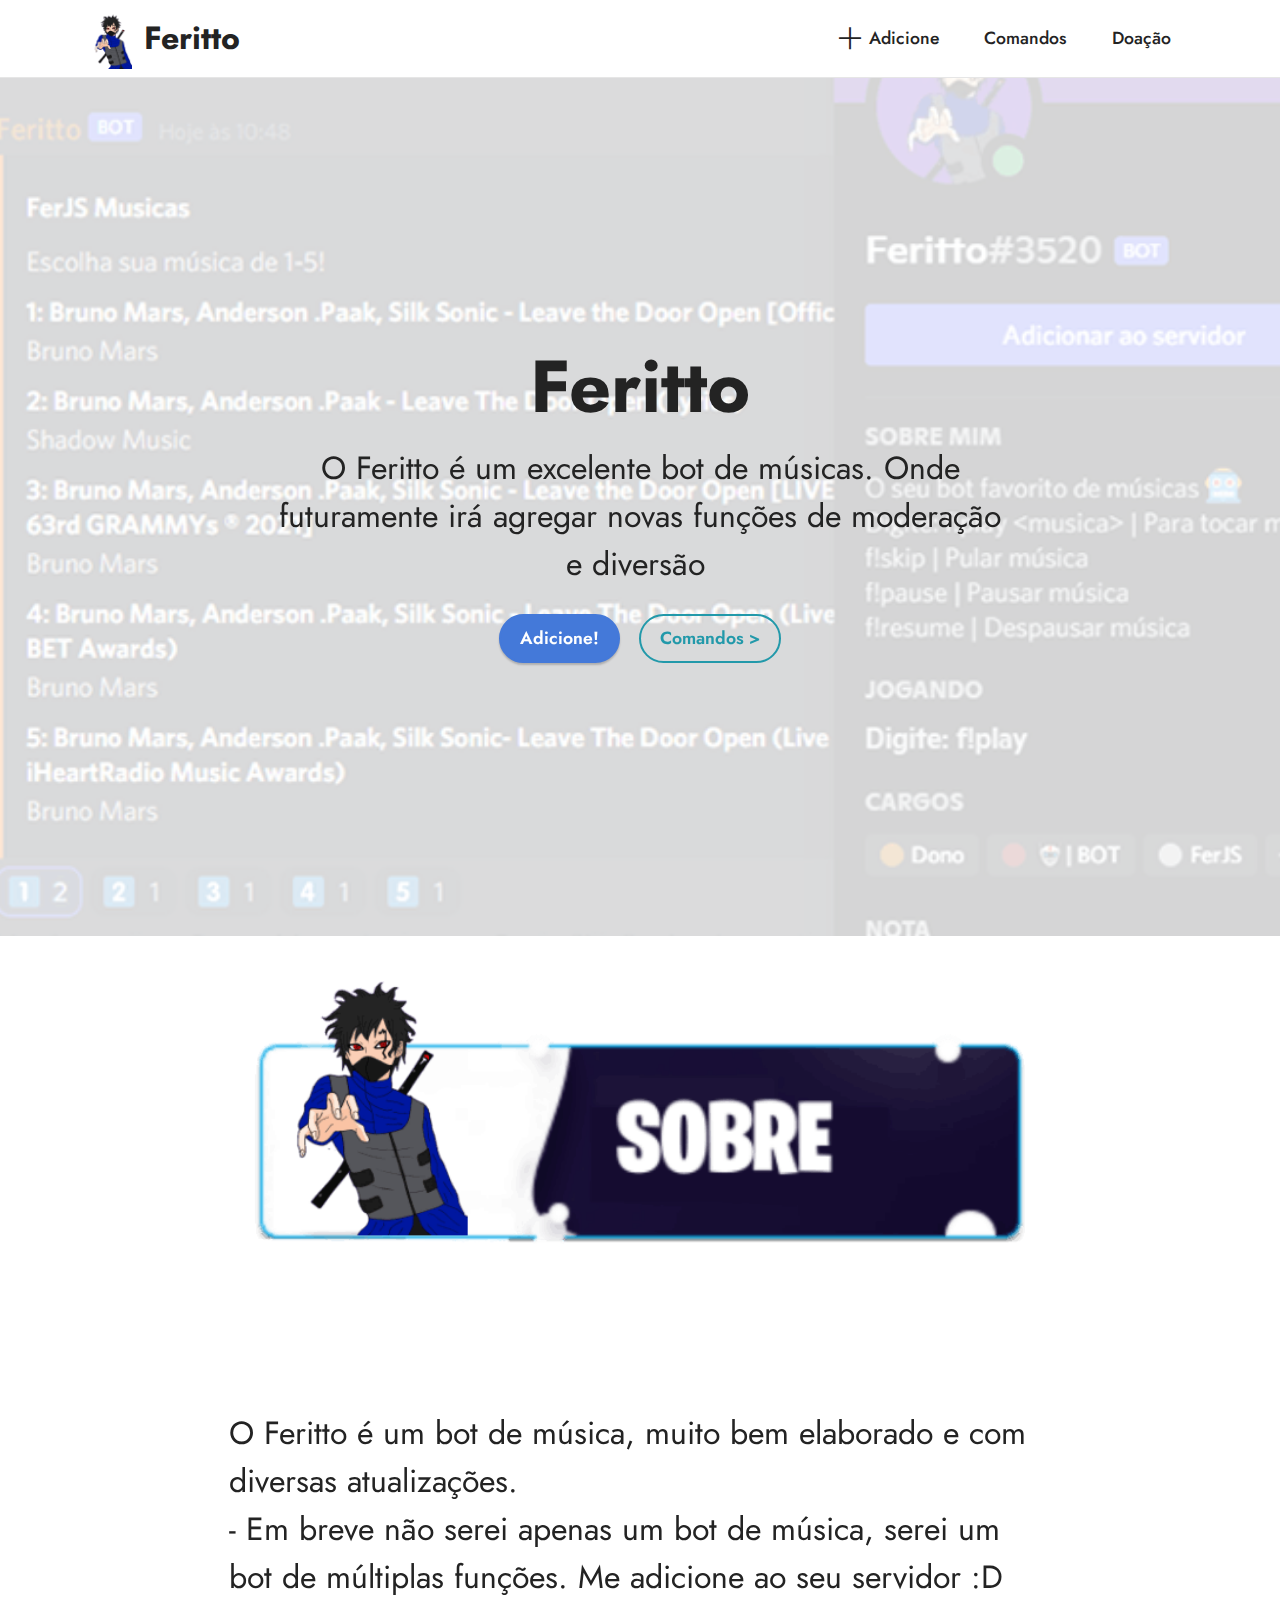
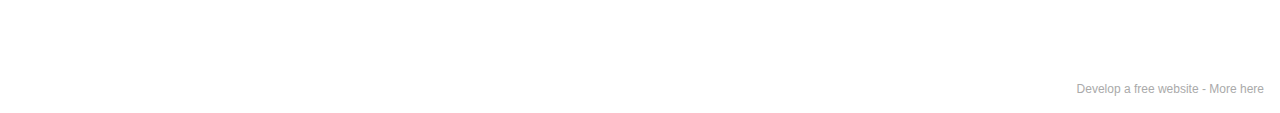
<file: index.html>
<!DOCTYPE html>
<html  >
<head>
  <!-- Site made with Mobirise Website Builder v5.5.8, https://mobirise.com -->
  <meta charset="UTF-8">
  <meta http-equiv="X-UA-Compatible" content="IE=edge">
  <meta name="generator" content="Mobirise v5.5.8, mobirise.com">
  <meta name="viewport" content="width=device-width, initial-scale=1, minimum-scale=1">
  <link rel="shortcut icon" href="assets/images/perfil-96x128.png" type="image/x-icon">
  <meta name="description" content="Bot de músicas para o Discord, com várias funções incríveis.">
  
  
  <title>Um simples bot de música para o Discord • Feritto</title>
  <link rel="stylesheet" href="assets/web/assets/mobirise-icons2/mobirise2.css">
  <link rel="stylesheet" href="assets/bootstrap/css/bootstrap.min.css">
  <link rel="stylesheet" href="assets/bootstrap/css/bootstrap-grid.min.css">
  <link rel="stylesheet" href="assets/bootstrap/css/bootstrap-reboot.min.css">
  <link rel="stylesheet" href="assets/parallax/jarallax.css">
  <link rel="stylesheet" href="assets/dropdown/css/style.css">
  <link rel="stylesheet" href="assets/socicon/css/styles.css">
  <link rel="stylesheet" href="assets/theme/css/style.css">
  <link rel="preload" href="https://fonts.googleapis.com/css?family=Jost:100,200,300,400,500,600,700,800,900,100i,200i,300i,400i,500i,600i,700i,800i,900i&display=swap" as="style" onload="this.onload=null;this.rel='stylesheet'">
  <noscript><link rel="stylesheet" href="https://fonts.googleapis.com/css?family=Jost:100,200,300,400,500,600,700,800,900,100i,200i,300i,400i,500i,600i,700i,800i,900i&display=swap"></noscript>
  <link rel="preload" as="style" href="assets/mobirise/css/mbr-additional.css"><link rel="stylesheet" href="assets/mobirise/css/mbr-additional.css" type="text/css">
  
  
  
  
</head>
<body>
  
  <section data-bs-version="5.1" class="menu cid-s48OLK6784" once="menu" id="menu1-h">
    
    <nav class="navbar navbar-dropdown navbar-fixed-top navbar-expand-lg">
        <div class="container">
            <div class="navbar-brand">
                <span class="navbar-logo">
                    <a href="index.html">
                        <img src="assets/images/perfil-96x128.png" alt="Mobirise" style="height: 3.8rem;">
                    </a>
                </span>
                <span class="navbar-caption-wrap"><a class="navbar-caption text-black text-primary display-7" href="index.html">Feritto</a></span>
            </div>
            <button class="navbar-toggler" type="button" data-toggle="collapse" data-bs-toggle="collapse" data-target="#navbarSupportedContent" data-bs-target="#navbarSupportedContent" aria-controls="navbarNavAltMarkup" aria-expanded="false" aria-label="Toggle navigation">
                <div class="hamburger">
                    <span></span>
                    <span></span>
                    <span></span>
                    <span></span>
                </div>
            </button>
            <div class="collapse navbar-collapse" id="navbarSupportedContent">
                <ul class="navbar-nav nav-dropdown nav-right" data-app-modern-menu="true"><li class="nav-item"><a class="nav-link link text-black text-primary display-4" href="https://discord.com/api/oauth2/authorize?client_id=926950087807082536&permissions=8&scope=bot%20applications.commands"><span class="mobi-mbri mobi-mbri-plus mbr-iconfont mbr-iconfont-btn"></span>Adicione</a></li><li class="nav-item"><a class="nav-link link text-black text-primary display-4" href="page1.html">Comandos</a></li>
                    <li class="nav-item"><a class="nav-link link text-black text-primary display-4" href="https://www.paypal.com/donate?business=LTQ2V9QB9TKB2&no_recurring=0&item_name=As+hospedagens+s%C3%A3o+muito+caras+%3F%3F%2C+Ajude+o+Feritto+se+manter+online%21&currency_code=BRL" target="_blank">Doação</a></li></ul>
                
                
            </div>
        </div>
    </nav>

</section>

<section data-bs-version="5.1" class="header1 cid-s48MCQYojq mbr-fullscreen mbr-parallax-background" id="header1-f">

    

    <div class="mbr-overlay" style="opacity: 0.8; background-color: rgb(255, 255, 255);"></div>

    <div class="align-center container">
        <div class="row justify-content-center">
            <div class="col-12 col-lg-8">
                <h1 class="mbr-section-title mbr-fonts-style mb-3 display-1"><strong>Feritto</strong></h1>
                
                <p class="mbr-text mbr-fonts-style display-7">O Feritto é um excelente bot de músicas. Onde futuramente irá agregar novas funções de moderação e diversão&nbsp;</p>
                <div class="mbr-section-btn mt-3"><a class="btn btn-danger display-4" href="https://discord.com/api/oauth2/authorize?client_id=926950087807082536&permissions=8&scope=bot%20applications.commands">Adicione!</a> <a class="btn btn-success-outline display-4" href="page1.html">Comandos &gt;</a></div>
            </div>
        </div>
    </div>
</section>

<section data-bs-version="5.1" class="image3 cid-s48upRUlSD" id="image3-9">
    

    

    <div class="container">
        <div class="row justify-content-center">
            <div class="col-12 col-lg-9">
                <div class="image-wrapper">
                    <img src="assets/images/1613230545514-700x300.png" alt="Mobirise">
                    <p class="mbr-description mbr-fonts-style mt-2 align-center display-4"></p>
                </div>
            </div>
        </div>
    </div>
</section>

<section data-bs-version="5.1" class="content1 cid-s48udlf8KU" id="content1-8">
    
    <div class="container">
        <div class="row justify-content-center">
            <div class="title col-12 col-md-9">
                
                <h4 class="mbr-section-subtitle align-center mbr-fonts-style mb-4 display-7">O Feritto é um bot de música, muito bem elaborado e com diversas atualizações. <br>- Em breve não serei apenas um bot de música, serei um bot de múltiplas funções. Me adicione ao seu servidor :D</h4>
                
            </div>
        </div>
    </div>
</section><section style="background-color: #fff; font-family: -apple-system, BlinkMacSystemFont, 'Segoe UI', 'Roboto', 'Helvetica Neue', Arial, sans-serif; color:#aaa; font-size:12px; padding: 0; align-items: center; display: flex;"><a href="https://mobirise.site/q" style="flex: 1 1; height: 3rem; padding-left: 1rem;"></a><p style="flex: 0 0 auto; margin:0; padding-right:1rem;">Develop a free website - <a href="https://mobirise.site/w" style="color:#aaa;">More here</a></p></section><script src="assets/bootstrap/js/bootstrap.bundle.min.js"></script>  <script src="assets/parallax/jarallax.js"></script>  <script src="assets/smoothscroll/smooth-scroll.js"></script>  <script src="assets/ytplayer/index.js"></script>  <script src="assets/dropdown/js/navbar-dropdown.js"></script>  <script src="assets/theme/js/script.js"></script>  
  
  
</body>
</html>
</file>
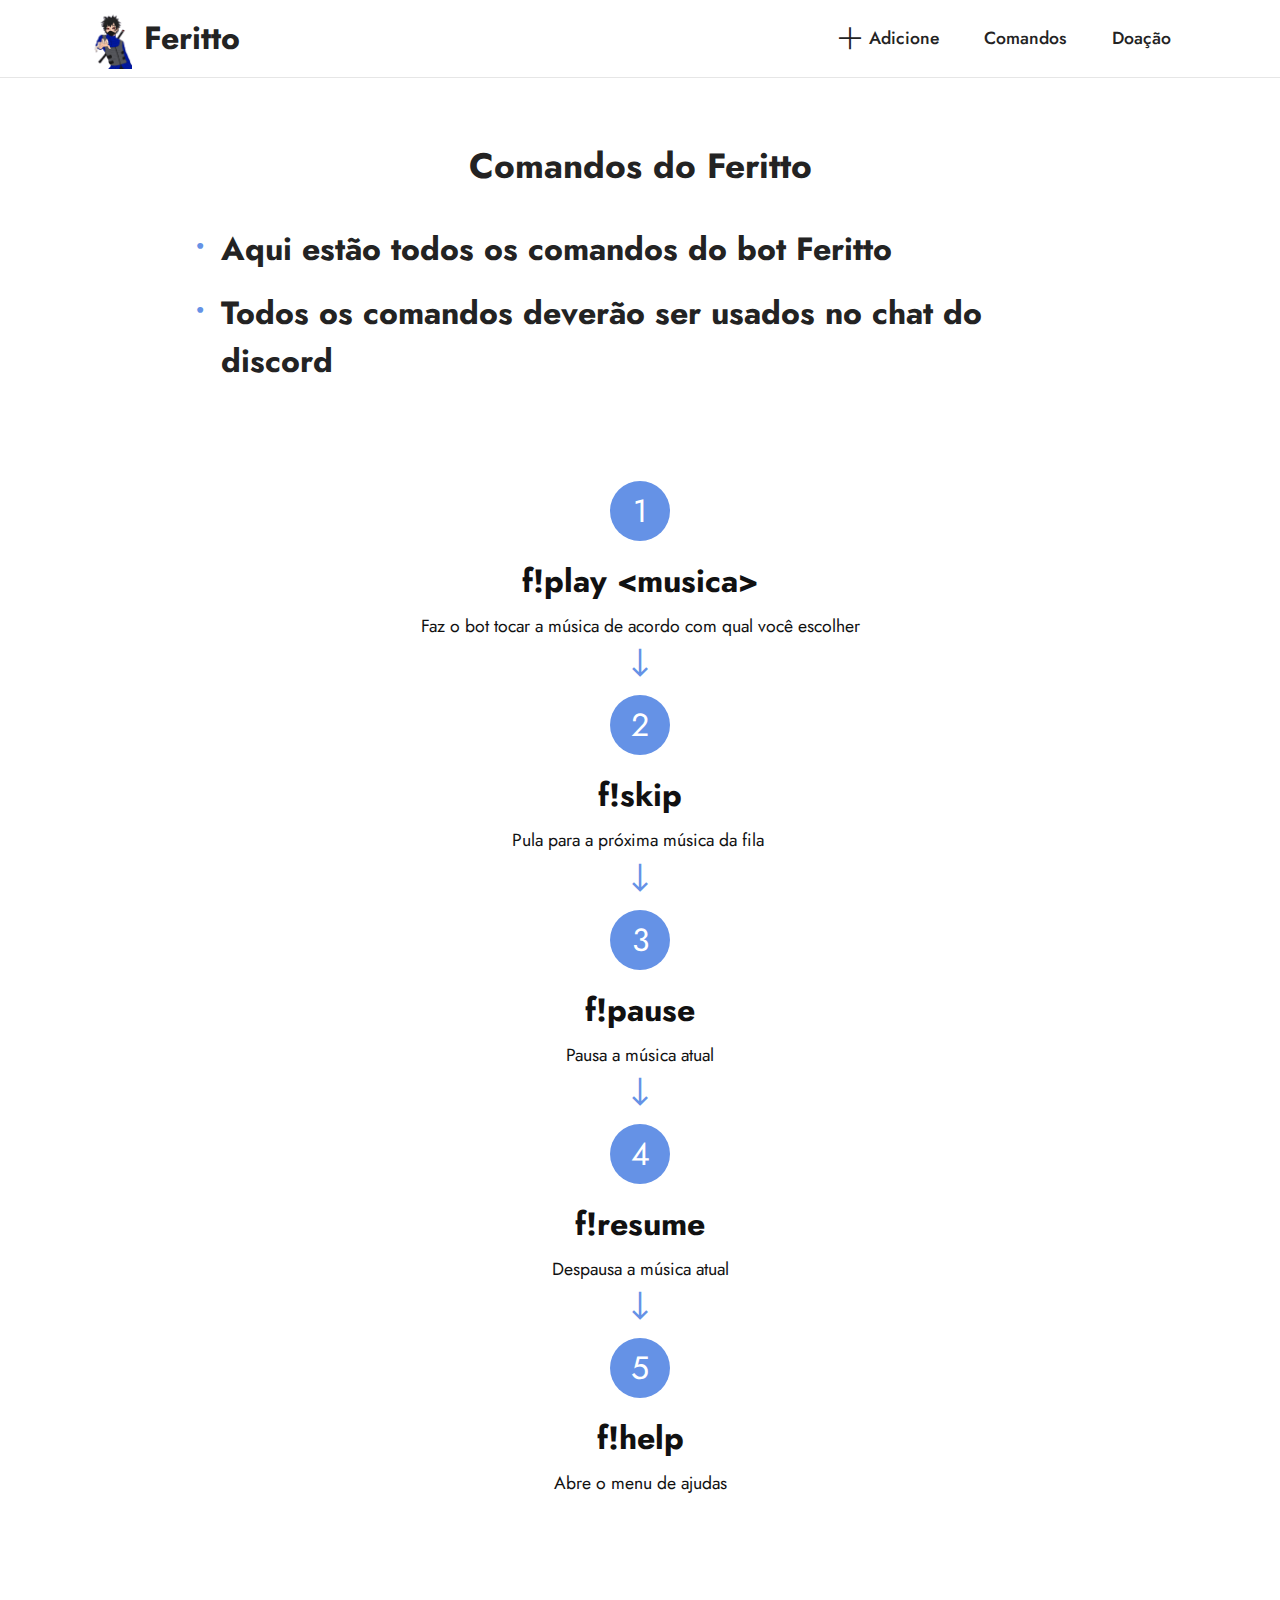
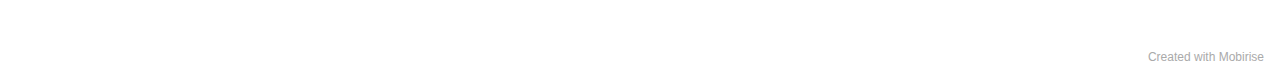
<file: page1.html>
<!DOCTYPE html>
<html  >
<head>
  <!-- Site made with Mobirise Website Builder v5.5.8, https://mobirise.com -->
  <meta charset="UTF-8">
  <meta http-equiv="X-UA-Compatible" content="IE=edge">
  <meta name="generator" content="Mobirise v5.5.8, mobirise.com">
  <meta name="viewport" content="width=device-width, initial-scale=1, minimum-scale=1">
  <link rel="shortcut icon" href="assets/images/perfil-96x128.png" type="image/x-icon">
  <meta name="description" content="">
  
  
  <title>Comandos • Feritto</title>
  <link rel="stylesheet" href="assets/web/assets/mobirise-icons2/mobirise2.css">
  <link rel="stylesheet" href="assets/bootstrap/css/bootstrap.min.css">
  <link rel="stylesheet" href="assets/bootstrap/css/bootstrap-grid.min.css">
  <link rel="stylesheet" href="assets/bootstrap/css/bootstrap-reboot.min.css">
  <link rel="stylesheet" href="assets/dropdown/css/style.css">
  <link rel="stylesheet" href="assets/socicon/css/styles.css">
  <link rel="stylesheet" href="assets/theme/css/style.css">
  <link rel="preload" href="https://fonts.googleapis.com/css?family=Jost:100,200,300,400,500,600,700,800,900,100i,200i,300i,400i,500i,600i,700i,800i,900i&display=swap" as="style" onload="this.onload=null;this.rel='stylesheet'">
  <noscript><link rel="stylesheet" href="https://fonts.googleapis.com/css?family=Jost:100,200,300,400,500,600,700,800,900,100i,200i,300i,400i,500i,600i,700i,800i,900i&display=swap"></noscript>
  <link rel="preload" as="style" href="assets/mobirise/css/mbr-additional.css"><link rel="stylesheet" href="assets/mobirise/css/mbr-additional.css" type="text/css">
  
  
  
  
</head>
<body>
  
  <section data-bs-version="5.1" class="menu cid-s48OLK6784" once="menu" id="menu1-x">
    
    <nav class="navbar navbar-dropdown navbar-fixed-top navbar-expand-lg">
        <div class="container">
            <div class="navbar-brand">
                <span class="navbar-logo">
                    <a href="index.html">
                        <img src="assets/images/perfil-96x128.png" alt="Mobirise" style="height: 3.8rem;">
                    </a>
                </span>
                <span class="navbar-caption-wrap"><a class="navbar-caption text-black text-primary display-7" href="index.html">Feritto</a></span>
            </div>
            <button class="navbar-toggler" type="button" data-toggle="collapse" data-bs-toggle="collapse" data-target="#navbarSupportedContent" data-bs-target="#navbarSupportedContent" aria-controls="navbarNavAltMarkup" aria-expanded="false" aria-label="Toggle navigation">
                <div class="hamburger">
                    <span></span>
                    <span></span>
                    <span></span>
                    <span></span>
                </div>
            </button>
            <div class="collapse navbar-collapse" id="navbarSupportedContent">
                <ul class="navbar-nav nav-dropdown nav-right" data-app-modern-menu="true"><li class="nav-item"><a class="nav-link link text-black text-primary display-4" href="https://discord.com/api/oauth2/authorize?client_id=926950087807082536&permissions=8&scope=bot%20applications.commands"><span class="mobi-mbri mobi-mbri-plus mbr-iconfont mbr-iconfont-btn"></span>Adicione</a></li><li class="nav-item"><a class="nav-link link text-black text-primary display-4" href="page1.html">Comandos</a></li>
                    <li class="nav-item"><a class="nav-link link text-black text-primary display-4" href="https://www.paypal.com/donate?business=LTQ2V9QB9TKB2&no_recurring=0&item_name=As+hospedagens+s%C3%A3o+muito+caras+%3F%3F%2C+Ajude+o+Feritto+se+manter+online%21&currency_code=BRL" target="_blank">Doação</a></li></ul>
                
                
            </div>
        </div>
    </nav>

</section>

<section data-bs-version="5.1" class="content14 cid-sUdLBwAbVM" id="content14-z">
    
    
    
    <div class="container">
        <div class="row justify-content-center">
            <div class="col-md-12 col-lg-10">
                    <h3 class="mbr-section-title mbr-fonts-style mb-4 display-5">
                        <strong>Comandos do Feritto</strong></h3>
                <ul class="list mbr-fonts-style display-7">
                    <li><strong>Aqui estão todos os comandos do bot Feritto</strong></li><li><strong>Todos os comandos deverão ser usados no chat do discord</strong></li>
                </ul>
            </div>
        </div>
    </div>
</section>

<section data-bs-version="5.1" class="features20 cid-sUdLPLLZHe" id="features21-10">

    
    
    <div class="container-fluid">
        <div class="row justify-content-center">
            
            <div class="col-12 col-md-11">
                <div class="item mbr-flex">
                    <div class="icon-wrap w-100">
                        <div class="icon-box">
                            <span class="step-number mbr-fonts-style display-5">1</span>
                        </div>
                    </div>
                    <div class="text-box">
                        <h4 class="icon-title card-title mbr-black mbr-fonts-style display-7">
                            <strong>f!play &lt;musica&gt;</strong></h4>
                        <h5 class="icon-text mbr-black mbr-fonts-style display-4">Faz o bot tocar a música de acordo com qual você escolher</h5>
                    </div>
                </div>
                <div class="item mbr-flex">
                    <div class="icon-wrap w-100">
                        <div class="icon-box">
                            <span class="step-number mbr-fonts-style display-5">2</span>
                        </div>
                    </div>
                    <div class="text-box">
                        <h4 class="icon-title card-title mbr-black mbr-fonts-style display-7">
                            <strong>f!skip</strong></h4>
                        <h5 class="icon-text mbr-black mbr-fonts-style display-4">Pula para a próxima música da fila&nbsp;</h5>
                    </div>
                </div>
                <div class="item mbr-flex">
                    <div class="icon-wrap w-100">
                        <div class="icon-box">
                            <span class="step-number mbr-fonts-style display-5">3</span>
                        </div>
                    </div>
                    <div class="text-box">
                        <h4 class="icon-title card-title mbr-black mbr-fonts-style display-7">
                            <strong>f!pause</strong></h4>
                        <h5 class="icon-text mbr-black mbr-fonts-style display-4">Pausa a música atual</h5>
                    </div>
                </div>
                <div class="item mbr-flex">
                    <div class="icon-wrap w-100">
                        <div class="icon-box">
                            <span class="step-number mbr-fonts-style display-5">4</span>
                        </div>
                    </div>
                    <div class="text-box">
                        <h4 class="icon-title card-title mbr-black mbr-fonts-style display-7">
                            <strong>f!resume</strong></h4>
                        <h5 class="icon-text mbr-black mbr-fonts-style display-4">Despausa a música atual</h5>
                    </div>
                </div>
                <div class="item mbr-flex last">
                    <div class="icon-wrap w-100">
                        <div class="icon-box">
                            <span class="step-number mbr-fonts-style display-5">5</span>
                        </div>
                    </div>
                    <div class="text-box">
                        <h4 class="icon-title card-title mbr-black mbr-fonts-style display-7">
                            <strong>f!help</strong></h4>
                        <h5 class="icon-text mbr-black mbr-fonts-style display-4">Abre o menu de ajudas</h5>
                    </div>
                </div>
                
                
                
                
                
            </div>
        </div>
    </div>
</section><section style="background-color: #fff; font-family: -apple-system, BlinkMacSystemFont, 'Segoe UI', 'Roboto', 'Helvetica Neue', Arial, sans-serif; color:#aaa; font-size:12px; padding: 0; align-items: center; display: flex;"><a href="https://mobirise.site/i" style="flex: 1 1; height: 3rem; padding-left: 1rem;"></a><p style="flex: 0 0 auto; margin:0; padding-right:1rem;">Created with <a href="https://mobirise.site/a" style="color:#aaa;">Mobirise</a></p></section><script src="assets/bootstrap/js/bootstrap.bundle.min.js"></script>  <script src="assets/smoothscroll/smooth-scroll.js"></script>  <script src="assets/ytplayer/index.js"></script>  <script src="assets/dropdown/js/navbar-dropdown.js"></script>  <script src="assets/theme/js/script.js"></script>  
  
  
</body>
</html>
</file>
<file: assets/web/assets/mobirise-icons2/mobirise2.css>
@font-face {
  font-family: 'Moririse2';
  font-display: swap;
  src:  url('mobirise2.eot?f2bix4');
  src:  url('mobirise2.eot?f2bix4#iefix') format('embedded-opentype'),
    url('mobirise2.ttf?f2bix4') format('truetype'),
    url('mobirise2.woff?f2bix4') format('woff'),
    url('mobirise2.svg?f2bix4#mobirise2') format('svg');
  font-weight: normal;
  font-style: normal;
}

[class^="mobi-"], [class*=" mobi-"] {
  /* use !important to prevent issues with browser extensions that change fonts */
  font-family: 'Moririse2' !important;
  speak: none;
  font-style: normal;
  font-weight: normal;
  font-variant: normal;
  text-transform: none;
  line-height: 1;

  /* Better Font Rendering =========== */
  -webkit-font-smoothing: antialiased;
  -moz-osx-font-smoothing: grayscale;
}

.mobi-mbri-add-submenu:before {
  content: "\e900";
}
.mobi-mbri-alert:before {
  content: "\e901";
}
.mobi-mbri-align-center:before {
  content: "\e902";
}
.mobi-mbri-align-justify:before {
  content: "\e903";
}
.mobi-mbri-align-left:before {
  content: "\e904";
}
.mobi-mbri-align-right:before {
  content: "\e905";
}
.mobi-mbri-android:before {
  content: "\e906";
}
.mobi-mbri-apple:before {
  content: "\e907";
}
.mobi-mbri-arrow-down:before {
  content: "\e908";
}
.mobi-mbri-arrow-next:before {
  content: "\e909";
}
.mobi-mbri-arrow-prev:before {
  content: "\e90a";
}
.mobi-mbri-arrow-up:before {
  content: "\e90b";
}
.mobi-mbri-bold:before {
  content: "\e90c";
}
.mobi-mbri-bookmark:before {
  content: "\e90d";
}
.mobi-mbri-bootstrap:before {
  content: "\e90e";
}
.mobi-mbri-briefcase:before {
  content: "\e90f";
}
.mobi-mbri-browse:before {
  content: "\e910";
}
.mobi-mbri-bulleted-list:before {
  content: "\e911";
}
.mobi-mbri-calendar:before {
  content: "\e912";
}
.mobi-mbri-camera:before {
  content: "\e913";
}
.mobi-mbri-cart-add:before {
  content: "\e914";
}
.mobi-mbri-cart-full:before {
  content: "\e915";
}
.mobi-mbri-cash:before {
  content: "\e916";
}
.mobi-mbri-change-style:before {
  content: "\e917";
}
.mobi-mbri-chat:before {
  content: "\e918";
}
.mobi-mbri-clock:before {
  content: "\e919";
}
.mobi-mbri-close:before {
  content: "\e91a";
}
.mobi-mbri-cloud:before {
  content: "\e91b";
}
.mobi-mbri-code:before {
  content: "\e91c";
}
.mobi-mbri-contact-form:before {
  content: "\e91d";
}
.mobi-mbri-credit-card:before {
  content: "\e91e";
}
.mobi-mbri-cursor-click:before {
  content: "\e91f";
}
.mobi-mbri-cust-feedback:before {
  content: "\e920";
}
.mobi-mbri-database:before {
  content: "\e921";
}
.mobi-mbri-delivery:before {
  content: "\e922";
}
.mobi-mbri-desktop:before {
  content: "\e923";
}
.mobi-mbri-devices:before {
  content: "\e924";
}
.mobi-mbri-down:before {
  content: "\e925";
}
.mobi-mbri-download-2:before {
  content: "\e926";
}
.mobi-mbri-download:before {
  content: "\e927";
}
.mobi-mbri-drag-n-drop-2:before {
  content: "\e928";
}
.mobi-mbri-drag-n-drop:before {
  content: "\e929";
}
.mobi-mbri-edit-2:before {
  content: "\e92a";
}
.mobi-mbri-edit:before {
  content: "\e92b";
}
.mobi-mbri-error:before {
  content: "\e92c";
}
.mobi-mbri-extension:before {
  content: "\e92d";
}
.mobi-mbri-features:before {
  content: "\e92e";
}
.mobi-mbri-file:before {
  content: "\e92f";
}
.mobi-mbri-flag:before {
  content: "\e930";
}
.mobi-mbri-folder:before {
  content: "\e931";
}
.mobi-mbri-gift:before {
  content: "\e932";
}
.mobi-mbri-github:before {
  content: "\e933";
}
.mobi-mbri-globe-2:before {
  content: "\e934";
}
.mobi-mbri-globe:before {
  content: "\e935";
}
.mobi-mbri-growing-chart:before {
  content: "\e936";
}
.mobi-mbri-hearth:before {
  content: "\e937";
}
.mobi-mbri-help:before {
  content: "\e938";
}
.mobi-mbri-home:before {
  content: "\e939";
}
.mobi-mbri-hot-cup:before {
  content: "\e93a";
}
.mobi-mbri-idea:before {
  content: "\e93b";
}
.mobi-mbri-image-gallery:before {
  content: "\e93c";
}
.mobi-mbri-image-slider:before {
  content: "\e93d";
}
.mobi-mbri-info:before {
  content: "\e93e";
}
.mobi-mbri-italic:before {
  content: "\e93f";
}
.mobi-mbri-key:before {
  content: "\e940";
}
.mobi-mbri-laptop:before {
  content: "\e941";
}
.mobi-mbri-layers:before {
  content: "\e942";
}
.mobi-mbri-left-right:before {
  content: "\e943";
}
.mobi-mbri-left:before {
  content: "\e944";
}
.mobi-mbri-letter:before {
  content: "\e945";
}
.mobi-mbri-like:before {
  content: "\e946";
}
.mobi-mbri-link:before {
  content: "\e947";
}
.mobi-mbri-lock:before {
  content: "\e948";
}
.mobi-mbri-login:before {
  content: "\e949";
}
.mobi-mbri-logout:before {
  content: "\e94a";
}
.mobi-mbri-magic-stick:before {
  content: "\e94b";
}
.mobi-mbri-map-pin:before {
  content: "\e94c";
}
.mobi-mbri-menu:before {
  content: "\e94d";
}
.mobi-mbri-mobile-2:before {
  content: "\e94e";
}
.mobi-mbri-mobile-horizontal:before {
  content: "\e94f";
}
.mobi-mbri-mobile:before {
  content: "\e950";
}
.mobi-mbri-mobirise:before {
  content: "\e951";
}
.mobi-mbri-more-horizontal:before {
  content: "\e952";
}
.mobi-mbri-more-vertical:before {
  content: "\e953";
}
.mobi-mbri-music:before {
  content: "\e954";
}
.mobi-mbri-new-file:before {
  content: "\e955";
}
.mobi-mbri-numbered-list:before {
  content: "\e956";
}
.mobi-mbri-opened-folder:before {
  content: "\e957";
}
.mobi-mbri-pages:before {
  content: "\e958";
}
.mobi-mbri-paper-plane:before {
  content: "\e959";
}
.mobi-mbri-paperclip:before {
  content: "\e95a";
}
.mobi-mbri-phone:before {
  content: "\e95b";
}
.mobi-mbri-photo:before {
  content: "\e95c";
}
.mobi-mbri-photos:before {
  content: "\e95d";
}
.mobi-mbri-pin:before {
  content: "\e95e";
}
.mobi-mbri-play:before {
  content: "\e95f";
}
.mobi-mbri-plus:before {
  content: "\e960";
}
.mobi-mbri-preview:before {
  content: "\e961";
}
.mobi-mbri-print:before {
  content: "\e962";
}
.mobi-mbri-protect:before {
  content: "\e963";
}
.mobi-mbri-question:before {
  content: "\e964";
}
.mobi-mbri-quote-left:before {
  content: "\e965";
}
.mobi-mbri-quote-right:before {
  content: "\e966";
}
.mobi-mbri-redo:before {
  content: "\e967";
}
.mobi-mbri-refresh:before {
  content: "\e968";
}
.mobi-mbri-responsive-2:before {
  content: "\e969";
}
.mobi-mbri-responsive:before {
  content: "\e96a";
}
.mobi-mbri-right:before {
  content: "\e96b";
}
.mobi-mbri-rocket:before {
  content: "\e96c";
}
.mobi-mbri-sad-face:before {
  content: "\e96d";
}
.mobi-mbri-sale:before {
  content: "\e96e";
}
.mobi-mbri-save:before {
  content: "\e96f";
}
.mobi-mbri-search:before {
  content: "\e970";
}
.mobi-mbri-setting-2:before {
  content: "\e971";
}
.mobi-mbri-setting-3:before {
  content: "\e972";
}
.mobi-mbri-setting:before {
  content: "\e973";
}
.mobi-mbri-share:before {
  content: "\e974";
}
.mobi-mbri-shopping-bag:before {
  content: "\e975";
}
.mobi-mbri-shopping-basket:before {
  content: "\e976";
}
.mobi-mbri-shopping-cart:before {
  content: "\e977";
}
.mobi-mbri-sites:before {
  content: "\e978";
}
.mobi-mbri-smile-face:before {
  content: "\e979";
}
.mobi-mbri-speed:before {
  content: "\e97a";
}
.mobi-mbri-star:before {
  content: "\e97b";
}
.mobi-mbri-success:before {
  content: "\e97c";
}
.mobi-mbri-sun:before {
  content: "\e97d";
}
.mobi-mbri-sun2:before {
  content: "\e97e";
}
.mobi-mbri-tablet-vertical:before {
  content: "\e97f";
}
.mobi-mbri-tablet:before {
  content: "\e980";
}
.mobi-mbri-target:before {
  content: "\e981";
}
.mobi-mbri-timer:before {
  content: "\e982";
}
.mobi-mbri-to-ftp:before {
  content: "\e983";
}
.mobi-mbri-to-local-drive:before {
  content: "\e984";
}
.mobi-mbri-touch-swipe:before {
  content: "\e985";
}
.mobi-mbri-touch:before {
  content: "\e986";
}
.mobi-mbri-trash:before {
  content: "\e987";
}
.mobi-mbri-underline:before {
  content: "\e988";
}
.mobi-mbri-undo:before {
  content: "\e989";
}
.mobi-mbri-unlink:before {
  content: "\e98a";
}
.mobi-mbri-unlock:before {
  content: "\e98b";
}
.mobi-mbri-up-down:before {
  content: "\e98c";
}
.mobi-mbri-up:before {
  content: "\e98d";
}
.mobi-mbri-update:before {
  content: "\e98e";
}
.mobi-mbri-upload-2:before {
  content: "\e98f";
}
.mobi-mbri-upload:before {
  content: "\e990";
}
.mobi-mbri-user-2:before {
  content: "\e991";
}
.mobi-mbri-user:before {
  content: "\e992";
}
.mobi-mbri-users:before {
  content: "\e993";
}
.mobi-mbri-video-play:before {
  content: "\e994";
}
.mobi-mbri-video:before {
  content: "\e995";
}
.mobi-mbri-watch:before {
  content: "\e996";
}
.mobi-mbri-website-theme-2:before {
  content: "\e997";
}
.mobi-mbri-website-theme:before {
  content: "\e998";
}
.mobi-mbri-wifi:before {
  content: "\e999";
}
.mobi-mbri-windows:before {
  content: "\e99a";
}
.mobi-mbri-zoom-in:before {
  content: "\e99b";
}
.mobi-mbri-zoom-out:before {
  content: "\e99c";
}
</file>
<file: assets/parallax/jarallax.css>
.jarallax {
    position: relative;
    z-index: 0;
}
.jarallax > .jarallax-img {
    position: absolute;
    object-fit: cover;
    /* support for plugin https://github.com/bfred-it/object-fit-images */
    font-family: 'object-fit: cover;';
    top: 0;
    left: 0;
    width: 100%;
    height: 100%;
    z-index: -1;
}
</file>
<file: assets/dropdown/css/style.css>
.navbar-dropdown {
  left: 0;
  padding: 0;
  position: absolute;
  right: 0;
  top: 0;
  transition: all 0.45s ease;
  z-index: 1030;
  background: #282828; }
  .navbar-dropdown .navbar-logo {
    margin-right: 0.8rem;
    transition: margin 0.3s ease-in-out;
    vertical-align: middle; }
    .navbar-dropdown .navbar-logo img {
      height: 3.125rem;
      transition: all 0.3s ease-in-out; }
    .navbar-dropdown .navbar-logo.mbr-iconfont {
      font-size: 3.125rem;
      line-height: 3.125rem; }
  .navbar-dropdown .navbar-caption {
    font-weight: 700;
    white-space: normal;
    vertical-align: -4px;
    line-height: 3.125rem !important; }
    .navbar-dropdown .navbar-caption, .navbar-dropdown .navbar-caption:hover {
      color: inherit;
      text-decoration: none; }
  .navbar-dropdown .mbr-iconfont + .navbar-caption {
    vertical-align: -1px; }
  .navbar-dropdown.navbar-fixed-top {
    position: fixed; }
  .navbar-dropdown .navbar-brand span {
    vertical-align: -4px; }
  .navbar-dropdown.bg-color.transparent {
    background: none; }
  .navbar-dropdown.navbar-short .navbar-brand {
    padding: 0.625rem 0; }
    .navbar-dropdown.navbar-short .navbar-brand span {
      vertical-align: -1px; }
  .navbar-dropdown.navbar-short .navbar-caption {
    line-height: 2.375rem !important;
    vertical-align: -2px; }
  .navbar-dropdown.navbar-short .navbar-logo {
    margin-right: 0.5rem; }
    .navbar-dropdown.navbar-short .navbar-logo img {
      height: 2.375rem; }
    .navbar-dropdown.navbar-short .navbar-logo.mbr-iconfont {
      font-size: 2.375rem;
      line-height: 2.375rem; }
  .navbar-dropdown.navbar-short .mbr-table-cell {
    height: 3.625rem; }
  .navbar-dropdown .navbar-close {
    left: 0.6875rem;
    position: fixed;
    top: 0.75rem;
    z-index: 1000; }
  .navbar-dropdown .hamburger-icon {
    content: "";
    display: inline-block;
    vertical-align: middle;
    width: 16px;
    -webkit-box-shadow: 0 -6px 0 1px #282828,0 0 0 1px #282828,0 6px 0 1px #282828;
    -moz-box-shadow: 0 -6px 0 1px #282828,0 0 0 1px #282828,0 6px 0 1px #282828;
    box-shadow: 0 -6px 0 1px #282828,0 0 0 1px #282828,0 6px 0 1px #282828; }

.dropdown-menu .dropdown-toggle[data-toggle="dropdown-submenu"]::after {
  border-bottom: 0.35em solid transparent;
  border-left: 0.35em solid;
  border-right: 0;
  border-top: 0.35em solid transparent;
  margin-left: 0.3rem; }

.dropdown-menu .dropdown-item:focus {
  outline: 0; }

.nav-dropdown {
  font-size: 0.75rem;
  font-weight: 500;
  height: auto !important; }
  .nav-dropdown .nav-btn {
    padding-left: 1rem; }
  .nav-dropdown .link {
    margin: .667em 1.667em;
    font-weight: 500;
    padding: 0;
    transition: color .2s ease-in-out; }
    .nav-dropdown .link.dropdown-toggle {
      margin-right: 2.583em; }
      .nav-dropdown .link.dropdown-toggle::after {
        margin-left: .25rem;
        border-top: 0.35em solid;
        border-right: 0.35em solid transparent;
        border-left: 0.35em solid transparent;
        border-bottom: 0; }
      .nav-dropdown .link.dropdown-toggle[aria-expanded="true"] {
        margin: 0;
        padding: 0.667em 3.263em  0.667em 1.667em; }
  .nav-dropdown .link::after,
  .nav-dropdown .dropdown-item::after {
    color: inherit; }
  .nav-dropdown .btn {
    font-size: 0.75rem;
    font-weight: 700;
    letter-spacing: 0;
    margin-bottom: 0;
    padding-left: 1.25rem;
    padding-right: 1.25rem; }
  .nav-dropdown .dropdown-menu {
    border-radius: 0;
    border: 0;
    left: 0;
    margin: 0;
    padding-bottom: 1.25rem;
    padding-top: 1.25rem;
    position: relative; }
  .nav-dropdown .dropdown-submenu {
    margin-left: 0.125rem;
    top: 0; }
  .nav-dropdown .dropdown-item {
    font-weight: 500;
    line-height: 2;
    padding: 0.3846em 4.615em 0.3846em 1.5385em;
    position: relative;
    transition: color .2s ease-in-out, background-color .2s ease-in-out; }
    .nav-dropdown .dropdown-item::after {
      margin-top: -0.3077em;
      position: absolute;
      right: 1.1538em;
      top: 50%; }
    .nav-dropdown .dropdown-item:focus, .nav-dropdown .dropdown-item:hover {
      background: none; }

@media (max-width: 767px) {
  .nav-dropdown.navbar-toggleable-sm {
    bottom: 0;
    display: none;
    left: 0;
    overflow-x: hidden;
    position: fixed;
    top: 0;
    transform: translateX(-100%);
    -ms-transform: translateX(-100%);
    -webkit-transform: translateX(-100%);
    width: 18.75rem;
    z-index: 999; } }
.nav-dropdown.navbar-toggleable-xl {
  bottom: 0;
  display: none;
  left: 0;
  overflow-x: hidden;
  position: fixed;
  top: 0;
  transform: translateX(-100%);
  -ms-transform: translateX(-100%);
  -webkit-transform: translateX(-100%);
  width: 18.75rem;
  z-index: 999; }

.nav-dropdown-sm {
  display: block !important;
  overflow-x: hidden;
  overflow: auto;
  padding-top: 3.875rem; }
  .nav-dropdown-sm::after {
    content: "";
    display: block;
    height: 3rem;
    width: 100%; }
  .nav-dropdown-sm.collapse.in ~ .navbar-close {
    display: block !important; }
  .nav-dropdown-sm.collapsing, .nav-dropdown-sm.collapse.in {
    transform: translateX(0);
    -ms-transform: translateX(0);
    -webkit-transform: translateX(0);
    transition: all 0.25s ease-out;
    -webkit-transition: all 0.25s ease-out;
    background: #282828; }
  .nav-dropdown-sm.collapsing[aria-expanded="false"] {
    transform: translateX(-100%);
    -ms-transform: translateX(-100%);
    -webkit-transform: translateX(-100%); }
  .nav-dropdown-sm .nav-item {
    display: block;
    margin-left: 0 !important;
    padding-left: 0; }
  .nav-dropdown-sm .link,
  .nav-dropdown-sm .dropdown-item {
    border-top: 1px dotted rgba(255, 255, 255, 0.1);
    font-size: 0.8125rem;
    line-height: 1.6;
    margin: 0 !important;
    padding: 0.875rem 2.4rem 0.875rem 1.5625rem !important;
    position: relative;
    white-space: normal; }
    .nav-dropdown-sm .link:focus, .nav-dropdown-sm .link:hover,
    .nav-dropdown-sm .dropdown-item:focus,
    .nav-dropdown-sm .dropdown-item:hover {
      background: rgba(0, 0, 0, 0.2) !important;
      color: #c0a375; }
  .nav-dropdown-sm .nav-btn {
    position: relative;
    padding: 1.5625rem 1.5625rem 0 1.5625rem; }
    .nav-dropdown-sm .nav-btn::before {
      border-top: 1px dotted rgba(255, 255, 255, 0.1);
      content: "";
      left: 0;
      position: absolute;
      top: 0;
      width: 100%; }
    .nav-dropdown-sm .nav-btn + .nav-btn {
      padding-top: 0.625rem; }
      .nav-dropdown-sm .nav-btn + .nav-btn::before {
        display: none; }
  .nav-dropdown-sm .btn {
    padding: 0.625rem 0; }
  .nav-dropdown-sm .dropdown-toggle[data-toggle="dropdown-submenu"]::after {
    margin-left: .25rem;
    border-top: 0.35em solid;
    border-right: 0.35em solid transparent;
    border-left: 0.35em solid transparent;
    border-bottom: 0; }
  .nav-dropdown-sm .dropdown-toggle[data-toggle="dropdown-submenu"][aria-expanded="true"]::after {
    border-top: 0;
    border-right: 0.35em solid transparent;
    border-left: 0.35em solid transparent;
    border-bottom: 0.35em solid; }
  .nav-dropdown-sm .dropdown-menu {
    margin: 0;
    padding: 0;
    position: relative;
    top: 0;
    left: 0;
    width: 100%;
    border: 0;
    float: none;
    border-radius: 0;
    background: none; }
  .nav-dropdown-sm .dropdown-submenu {
    left: 100%;
    margin-left: 0.125rem;
    margin-top: -1.25rem;
    top: 0; }

.navbar-toggleable-sm .nav-dropdown .dropdown-menu {
  position: absolute; }

.navbar-toggleable-sm .nav-dropdown .dropdown-submenu {
  left: 100%;
  margin-left: 0.125rem;
  margin-top: -1.25rem;
  top: 0; }

.navbar-toggleable-sm.opened .nav-dropdown .dropdown-menu {
  position: relative; }

.navbar-toggleable-sm.opened .nav-dropdown .dropdown-submenu {
  left: 0;
  margin-left: 00rem;
  margin-top: 0rem;
  top: 0; }

.is-builder .nav-dropdown.collapsing {
  transition: none !important; }
</file>
<file: assets/socicon/css/styles.css>
@charset "UTF-8";

@font-face {
  font-family: 'Socicon';
  src:  url('../fonts/socicon.eot');
  src:  url('../fonts/socicon.eot?#iefix') format('embedded-opentype'),
    url('../fonts/socicon.woff2') format('woff2'),
    url('../fonts/socicon.ttf') format('truetype'),
    url('../fonts/socicon.woff') format('woff'),
    url('../fonts/socicon.svg#socicon') format('svg');
  font-weight: normal;
  font-style: normal;
  font-display: swap;
}

[data-icon]:before {
  font-family: "socicon" !important;
  content: attr(data-icon);
  font-style: normal !important;
  font-weight: normal !important;
  font-variant: normal !important;
  text-transform: none !important;
  speak: none;
  line-height: 1;
  -webkit-font-smoothing: antialiased;
  -moz-osx-font-smoothing: grayscale;
}

[class^="socicon-"], [class*=" socicon-"] {
  /* use !important to prevent issues with browser extensions that change fonts */
  font-family: 'Socicon' !important;
  speak: none;
  font-style: normal;
  font-weight: normal;
  font-variant: normal;
  text-transform: none;
  line-height: 1;

  /* Better Font Rendering =========== */
  -webkit-font-smoothing: antialiased;
  -moz-osx-font-smoothing: grayscale;
}

.socicon-eitaa:before {
  content: "\e97c";
}
.socicon-soroush:before {
  content: "\e97d";
}
.socicon-bale:before {
  content: "\e97e";
}
.socicon-zazzle:before {
  content: "\e97b";
}
.socicon-society6:before {
  content: "\e97a";
}
.socicon-redbubble:before {
  content: "\e979";
}
.socicon-avvo:before {
  content: "\e978";
}
.socicon-stitcher:before {
  content: "\e977";
}
.socicon-googlehangouts:before {
  content: "\e974";
}
.socicon-dlive:before {
  content: "\e975";
}
.socicon-vsco:before {
  content: "\e976";
}
.socicon-flipboard:before {
  content: "\e973";
}
.socicon-ubuntu:before {
  content: "\e958";
}
.socicon-artstation:before {
  content: "\e959";
}
.socicon-invision:before {
  content: "\e95a";
}
.socicon-torial:before {
  content: "\e95b";
}
.socicon-collectorz:before {
  content: "\e95c";
}
.socicon-seenthis:before {
  content: "\e95d";
}
.socicon-googleplaymusic:before {
  content: "\e95e";
}
.socicon-debian:before {
  content: "\e95f";
}
.socicon-filmfreeway:before {
  content: "\e960";
}
.socicon-gnome:before {
  content: "\e961";
}
.socicon-itchio:before {
  content: "\e962";
}
.socicon-jamendo:before {
  content: "\e963";
}
.socicon-mix:before {
  content: "\e964";
}
.socicon-sharepoint:before {
  content: "\e965";
}
.socicon-tinder:before {
  content: "\e966";
}
.socicon-windguru:before {
  content: "\e967";
}
.socicon-cdbaby:before {
  content: "\e968";
}
.socicon-elementaryos:before {
  content: "\e969";
}
.socicon-stage32:before {
  content: "\e96a";
}
.socicon-tiktok:before {
  content: "\e96b";
}
.socicon-gitter:before {
  content: "\e96c";
}
.socicon-letterboxd:before {
  content: "\e96d";
}
.socicon-threema:before {
  content: "\e96e";
}
.socicon-splice:before {
  content: "\e96f";
}
.socicon-metapop:before {
  content: "\e970";
}
.socicon-naver:before {
  content: "\e971";
}
.socicon-remote:before {
  content: "\e972";
}
.socicon-internet:before {
  content: "\e957";
}
.socicon-moddb:before {
  content: "\e94b";
}
.socicon-indiedb:before {
  content: "\e94c";
}
.socicon-traxsource:before {
  content: "\e94d";
}
.socicon-gamefor:before {
  content: "\e94e";
}
.socicon-pixiv:before {
  content: "\e94f";
}
.socicon-myanimelist:before {
  content: "\e950";
}
.socicon-blackberry:before {
  content: "\e951";
}
.socicon-wickr:before {
  content: "\e952";
}
.socicon-spip:before {
  content: "\e953";
}
.socicon-napster:before {
  content: "\e954";
}
.socicon-beatport:before {
  content: "\e955";
}
.socicon-hackerone:before {
  content: "\e956";
}
.socicon-hackernews:before {
  content: "\e946";
}
.socicon-smashwords:before {
  content: "\e947";
}
.socicon-kobo:before {
  content: "\e948";
}
.socicon-bookbub:before {
  content: "\e949";
}
.socicon-mailru:before {
  content: "\e94a";
}
.socicon-gitlab:before {
  content: "\e945";
}
.socicon-instructables:before {
  content: "\e944";
}
.socicon-portfolio:before {
  content: "\e943";
}
.socicon-codered:before {
  content: "\e940";
}
.socicon-origin:before {
  content: "\e941";
}
.socicon-nextdoor:before {
  content: "\e942";
}
.socicon-udemy:before {
  content: "\e93f";
}
.socicon-livemaster:before {
  content: "\e93e";
}
.socicon-crunchbase:before {
  content: "\e93b";
}
.socicon-homefy:before {
  content: "\e93c";
}
.socicon-calendly:before {
  content: "\e93d";
}
.socicon-realtor:before {
  content: "\e90f";
}
.socicon-tidal:before {
  content: "\e910";
}
.socicon-qobuz:before {
  content: "\e911";
}
.socicon-natgeo:before {
  content: "\e912";
}
.socicon-mastodon:before {
  content: "\e913";
}
.socicon-unsplash:before {
  content: "\e914";
}
.socicon-homeadvisor:before {
  content: "\e915";
}
.socicon-angieslist:before {
  content: "\e916";
}
.socicon-codepen:before {
  content: "\e917";
}
.socicon-slack:before {
  content: "\e918";
}
.socicon-openaigym:before {
  content: "\e919";
}
.socicon-logmein:before {
  content: "\e91a";
}
.socicon-fiverr:before {
  content: "\e91b";
}
.socicon-gotomeeting:before {
  content: "\e91c";
}
.socicon-aliexpress:before {
  content: "\e91d";
}
.socicon-guru:before {
  content: "\e91e";
}
.socicon-appstore:before {
  content: "\e91f";
}
.socicon-homes:before {
  content: "\e920";
}
.socicon-zoom:before {
  content: "\e921";
}
.socicon-alibaba:before {
  content: "\e922";
}
.socicon-craigslist:before {
  content: "\e923";
}
.socicon-wix:before {
  content: "\e924";
}
.socicon-redfin:before {
  content: "\e925";
}
.socicon-googlecalendar:before {
  content: "\e926";
}
.socicon-shopify:before {
  content: "\e927";
}
.socicon-freelancer:before {
  content: "\e928";
}
.socicon-seedrs:before {
  content: "\e929";
}
.socicon-bing:before {
  content: "\e92a";
}
.socicon-doodle:before {
  content: "\e92b";
}
.socicon-bonanza:before {
  content: "\e92c";
}
.socicon-squarespace:before {
  content: "\e92d";
}
.socicon-toptal:before {
  content: "\e92e";
}
.socicon-gust:before {
  content: "\e92f";
}
.socicon-ask:before {
  content: "\e930";
}
.socicon-trulia:before {
  content: "\e931";
}
.socicon-loomly:before {
  content: "\e932";
}
.socicon-ghost:before {
  content: "\e933";
}
.socicon-upwork:before {
  content: "\e934";
}
.socicon-fundable:before {
  content: "\e935";
}
.socicon-booking:before {
  content: "\e936";
}
.socicon-googlemaps:before {
  content: "\e937";
}
.socicon-zillow:before {
  content: "\e938";
}
.socicon-niconico:before {
  content: "\e939";
}
.socicon-toneden:before {
  content: "\e93a";
}
.socicon-augment:before {
  content: "\e908";
}
.socicon-bitbucket:before {
  content: "\e909";
}
.socicon-fyuse:before {
  content: "\e90a";
}
.socicon-yt-gaming:before {
  content: "\e90b";
}
.socicon-sketchfab:before {
  content: "\e90c";
}
.socicon-mobcrush:before {
  content: "\e90d";
}
.socicon-microsoft:before {
  content: "\e90e";
}
.socicon-pandora:before {
  content: "\e907";
}
.socicon-messenger:before {
  content: "\e906";
}
.socicon-gamewisp:before {
  content: "\e905";
}
.socicon-bloglovin:before {
  content: "\e904";
}
.socicon-tunein:before {
  content: "\e903";
}
.socicon-gamejolt:before {
  content: "\e901";
}
.socicon-trello:before {
  content: "\e902";
}
.socicon-spreadshirt:before {
  content: "\e900";
}
.socicon-500px:before {
  content: "\e000";
}
.socicon-8tracks:before {
  content: "\e001";
}
.socicon-airbnb:before {
  content: "\e002";
}
.socicon-alliance:before {
  content: "\e003";
}
.socicon-amazon:before {
  content: "\e004";
}
.socicon-amplement:before {
  content: "\e005";
}
.socicon-android:before {
  content: "\e006";
}
.socicon-angellist:before {
  content: "\e007";
}
.socicon-apple:before {
  content: "\e008";
}
.socicon-appnet:before {
  content: "\e009";
}
.socicon-baidu:before {
  content: "\e00a";
}
.socicon-bandcamp:before {
  content: "\e00b";
}
.socicon-battlenet:before {
  content: "\e00c";
}
.socicon-mixer:before {
  content: "\e00d";
}
.socicon-bebee:before {
  content: "\e00e";
}
.socicon-bebo:before {
  content: "\e00f";
}
.socicon-behance:before {
  content: "\e010";
}
.socicon-blizzard:before {
  content: "\e011";
}
.socicon-blogger:before {
  content: "\e012";
}
.socicon-buffer:before {
  content: "\e013";
}
.socicon-chrome:before {
  content: "\e014";
}
.socicon-coderwall:before {
  content: "\e015";
}
.socicon-curse:before {
  content: "\e016";
}
.socicon-dailymotion:before {
  content: "\e017";
}
.socicon-deezer:before {
  content: "\e018";
}
.socicon-delicious:before {
  content: "\e019";
}
.socicon-deviantart:before {
  content: "\e01a";
}
.socicon-diablo:before {
  content: "\e01b";
}
.socicon-digg:before {
  content: "\e01c";
}
.socicon-discord:before {
  content: "\e01d";
}
.socicon-disqus:before {
  content: "\e01e";
}
.socicon-douban:before {
  content: "\e01f";
}
.socicon-draugiem:before {
  content: "\e020";
}
.socicon-dribbble:before {
  content: "\e021";
}
.socicon-drupal:before {
  content: "\e022";
}
.socicon-ebay:before {
  content: "\e023";
}
.socicon-ello:before {
  content: "\e024";
}
.socicon-endomodo:before {
  content: "\e025";
}
.socicon-envato:before {
  content: "\e026";
}
.socicon-etsy:before {
  content: "\e027";
}
.socicon-facebook:before {
  content: "\e028";
}
.socicon-feedburner:before {
  content: "\e029";
}
.socicon-filmweb:before {
  content: "\e02a";
}
.socicon-firefox:before {
  content: "\e02b";
}
.socicon-flattr:before {
  content: "\e02c";
}
.socicon-flickr:before {
  content: "\e02d";
}
.socicon-formulr:before {
  content: "\e02e";
}
.socicon-forrst:before {
  content: "\e02f";
}
.socicon-foursquare:before {
  content: "\e030";
}
.socicon-friendfeed:before {
  content: "\e031";
}
.socicon-github:before {
  content: "\e032";
}
.socicon-goodreads:before {
  content: "\e033";
}
.socicon-google:before {
  content: "\e034";
}
.socicon-googlescholar:before {
  content: "\e035";
}
.socicon-googlegroups:before {
  content: "\e036";
}
.socicon-googlephotos:before {
  content: "\e037";
}
.socicon-googleplus:before {
  content: "\e038";
}
.socicon-grooveshark:before {
  content: "\e039";
}
.socicon-hackerrank:before {
  content: "\e03a";
}
.socicon-hearthstone:before {
  content: "\e03b";
}
.socicon-hellocoton:before {
  content: "\e03c";
}
.socicon-heroes:before {
  content: "\e03d";
}
.socicon-smashcast:before {
  content: "\e03e";
}
.socicon-horde:before {
  content: "\e03f";
}
.socicon-houzz:before {
  content: "\e040";
}
.socicon-icq:before {
  content: "\e041";
}
.socicon-identica:before {
  content: "\e042";
}
.socicon-imdb:before {
  content: "\e043";
}
.socicon-instagram:before {
  content: "\e044";
}
.socicon-issuu:before {
  content: "\e045";
}
.socicon-istock:before {
  content: "\e046";
}
.socicon-itunes:before {
  content: "\e047";
}
.socicon-keybase:before {
  content: "\e048";
}
.socicon-lanyrd:before {
  content: "\e049";
}
.socicon-lastfm:before {
  content: "\e04a";
}
.socicon-line:before {
  content: "\e04b";
}
.socicon-linkedin:before {
  content: "\e04c";
}
.socicon-livejournal:before {
  content: "\e04d";
}
.socicon-lyft:before {
  content: "\e04e";
}
.socicon-macos:before {
  content: "\e04f";
}
.socicon-mail:before {
  content: "\e050";
}
.socicon-medium:before {
  content: "\e051";
}
.socicon-meetup:before {
  content: "\e052";
}
.socicon-mixcloud:before {
  content: "\e053";
}
.socicon-modelmayhem:before {
  content: "\e054";
}
.socicon-mumble:before {
  content: "\e055";
}
.socicon-myspace:before {
  content: "\e056";
}
.socicon-newsvine:before {
  content: "\e057";
}
.socicon-nintendo:before {
  content: "\e058";
}
.socicon-npm:before {
  content: "\e059";
}
.socicon-odnoklassniki:before {
  content: "\e05a";
}
.socicon-openid:before {
  content: "\e05b";
}
.socicon-opera:before {
  content: "\e05c";
}
.socicon-outlook:before {
  content: "\e05d";
}
.socicon-overwatch:before {
  content: "\e05e";
}
.socicon-patreon:before {
  content: "\e05f";
}
.socicon-paypal:before {
  content: "\e060";
}
.socicon-periscope:before {
  content: "\e061";
}
.socicon-persona:before {
  content: "\e062";
}
.socicon-pinterest:before {
  content: "\e063";
}
.socicon-play:before {
  content: "\e064";
}
.socicon-player:before {
  content: "\e065";
}
.socicon-playstation:before {
  content: "\e066";
}
.socicon-pocket:before {
  content: "\e067";
}
.socicon-qq:before {
  content: "\e068";
}
.socicon-quora:before {
  content: "\e069";
}
.socicon-raidcall:before {
  content: "\e06a";
}
.socicon-ravelry:before {
  content: "\e06b";
}
.socicon-reddit:before {
  content: "\e06c";
}
.socicon-renren:before {
  content: "\e06d";
}
.socicon-researchgate:before {
  content: "\e06e";
}
.socicon-residentadvisor:before {
  content: "\e06f";
}
.socicon-reverbnation:before {
  content: "\e070";
}
.socicon-rss:before {
  content: "\e071";
}
.socicon-sharethis:before {
  content: "\e072";
}
.socicon-skype:before {
  content: "\e073";
}
.socicon-slideshare:before {
  content: "\e074";
}
.socicon-smugmug:before {
  content: "\e075";
}
.socicon-snapchat:before {
  content: "\e076";
}
.socicon-songkick:before {
  content: "\e077";
}
.socicon-soundcloud:before {
  content: "\e078";
}
.socicon-spotify:before {
  content: "\e079";
}
.socicon-stackexchange:before {
  content: "\e07a";
}
.socicon-stackoverflow:before {
  content: "\e07b";
}
.socicon-starcraft:before {
  content: "\e07c";
}
.socicon-stayfriends:before {
  content: "\e07d";
}
.socicon-steam:before {
  content: "\e07e";
}
.socicon-storehouse:before {
  content: "\e07f";
}
.socicon-strava:before {
  content: "\e080";
}
.socicon-streamjar:before {
  content: "\e081";
}
.socicon-stumbleupon:before {
  content: "\e082";
}
.socicon-swarm:before {
  content: "\e083";
}
.socicon-teamspeak:before {
  content: "\e084";
}
.socicon-teamviewer:before {
  content: "\e085";
}
.socicon-technorati:before {
  content: "\e086";
}
.socicon-telegram:before {
  content: "\e087";
}
.socicon-tripadvisor:before {
  content: "\e088";
}
.socicon-tripit:before {
  content: "\e089";
}
.socicon-triplej:before {
  content: "\e08a";
}
.socicon-tumblr:before {
  content: "\e08b";
}
.socicon-twitch:before {
  content: "\e08c";
}
.socicon-twitter:before {
  content: "\e08d";
}
.socicon-uber:before {
  content: "\e08e";
}
.socicon-ventrilo:before {
  content: "\e08f";
}
.socicon-viadeo:before {
  content: "\e090";
}
.socicon-viber:before {
  content: "\e091";
}
.socicon-viewbug:before {
  content: "\e092";
}
.socicon-vimeo:before {
  content: "\e093";
}
.socicon-vine:before {
  content: "\e094";
}
.socicon-vkontakte:before {
  content: "\e095";
}
.socicon-warcraft:before {
  content: "\e096";
}
.socicon-wechat:before {
  content: "\e097";
}
.socicon-weibo:before {
  content: "\e098";
}
.socicon-whatsapp:before {
  content: "\e099";
}
.socicon-wikipedia:before {
  content: "\e09a";
}
.socicon-windows:before {
  content: "\e09b";
}
.socicon-wordpress:before {
  content: "\e09c";
}
.socicon-wykop:before {
  content: "\e09d";
}
.socicon-xbox:before {
  content: "\e09e";
}
.socicon-xing:before {
  content: "\e09f";
}
.socicon-yahoo:before {
  content: "\e0a0";
}
.socicon-yammer:before {
  content: "\e0a1";
}
.socicon-yandex:before {
  content: "\e0a2";
}
.socicon-yelp:before {
  content: "\e0a3";
}
.socicon-younow:before {
  content: "\e0a4";
}
.socicon-youtube:before {
  content: "\e0a5";
}
.socicon-zapier:before {
  content: "\e0a6";
}
.socicon-zerply:before {
  content: "\e0a7";
}
.socicon-zomato:before {
  content: "\e0a8";
}
.socicon-zynga:before {
  content: "\e0a9";
}
</file>
<file: assets/theme/css/style.css>
@charset "UTF-8";
section {
  background-color: #ffffff;
}

body {
  font-style: normal;
  line-height: 1.5;
  font-weight: 400;
  color: #232323;
  position: relative;
}

button {
  background-color: transparent;
  border-color: transparent;
}

section,
.container,
.container-fluid {
  position: relative;
  word-wrap: break-word;
}

a.mbr-iconfont:hover {
  text-decoration: none;
}

.article .lead p,
.article .lead ul,
.article .lead ol,
.article .lead pre,
.article .lead blockquote {
  margin-bottom: 0;
}

a {
  font-style: normal;
  font-weight: 400;
  cursor: pointer;
}
a, a:hover {
  text-decoration: none;
}

.mbr-section-title {
  font-style: normal;
  line-height: 1.3;
}

.mbr-section-subtitle {
  line-height: 1.3;
}

.mbr-text {
  font-style: normal;
  line-height: 1.7;
}

h1,
h2,
h3,
h4,
h5,
h6,
.display-1,
.display-2,
.display-4,
.display-5,
.display-7,
span,
p,
a {
  line-height: 1;
  word-break: break-word;
  word-wrap: break-word;
  font-weight: 400;
}

b,
strong {
  font-weight: bold;
}

input:-webkit-autofill, input:-webkit-autofill:hover, input:-webkit-autofill:focus, input:-webkit-autofill:active {
  transition-delay: 9999s;
  -webkit-transition-property: background-color, color;
  transition-property: background-color, color;
}

textarea[type=hidden] {
  display: none;
}

section {
  background-position: 50% 50%;
  background-repeat: no-repeat;
  background-size: cover;
}
section .mbr-background-video,
section .mbr-background-video-preview {
  position: absolute;
  bottom: 0;
  left: 0;
  right: 0;
  top: 0;
}

.hidden {
  visibility: hidden;
}

.mbr-z-index20 {
  z-index: 20;
}

/*! Base colors */
.mbr-white {
  color: #ffffff;
}

.mbr-black {
  color: #111111;
}

.mbr-bg-white {
  background-color: #ffffff;
}

.mbr-bg-black {
  background-color: #000000;
}

/*! Text-aligns */
.align-left {
  text-align: left;
}

.align-center {
  text-align: center;
}

.align-right {
  text-align: right;
}

/*! Font-weight  */
.mbr-light {
  font-weight: 300;
}

.mbr-regular {
  font-weight: 400;
}

.mbr-semibold {
  font-weight: 500;
}

.mbr-bold {
  font-weight: 700;
}

/*! Media  */
.media-content {
  flex-basis: 100%;
}

.media-container-row {
  display: flex;
  flex-direction: row;
  flex-wrap: wrap;
  justify-content: center;
  align-content: center;
  align-items: start;
}
.media-container-row .media-size-item {
  width: 400px;
}

.media-container-column {
  display: flex;
  flex-direction: column;
  flex-wrap: wrap;
  justify-content: center;
  align-content: center;
  align-items: stretch;
}
.media-container-column > * {
  width: 100%;
}

@media (min-width: 992px) {
  .media-container-row {
    flex-wrap: nowrap;
  }
}
figure {
  margin-bottom: 0;
  overflow: hidden;
}

figure[mbr-media-size] {
  transition: width 0.1s;
}

img,
iframe {
  display: block;
  width: 100%;
}

.card {
  background-color: transparent;
  border: none;
}

.card-box {
  width: 100%;
}

.card-img {
  text-align: center;
  flex-shrink: 0;
  -webkit-flex-shrink: 0;
}

.media {
  max-width: 100%;
  margin: 0 auto;
}

.mbr-figure {
  align-self: center;
}

.media-container > div {
  max-width: 100%;
}

.mbr-figure img,
.card-img img {
  width: 100%;
}

@media (max-width: 991px) {
  .media-size-item {
    width: auto !important;
  }

  .media {
    width: auto;
  }

  .mbr-figure {
    width: 100% !important;
  }
}
/*! Buttons */
.mbr-section-btn {
  margin-left: -0.6rem;
  margin-right: -0.6rem;
  font-size: 0;
}

.btn {
  font-weight: 600;
  border-width: 1px;
  font-style: normal;
  margin: 0.6rem 0.6rem;
  white-space: normal;
  transition: all 0.2s ease-in-out;
  display: inline-flex;
  align-items: center;
  justify-content: center;
  word-break: break-word;
}

.btn-sm {
  font-weight: 600;
  letter-spacing: 0px;
  transition: all 0.3s ease-in-out;
}

.btn-md {
  font-weight: 600;
  letter-spacing: 0px;
  transition: all 0.3s ease-in-out;
}

.btn-lg {
  font-weight: 600;
  letter-spacing: 0px;
  transition: all 0.3s ease-in-out;
}

.btn-form {
  margin: 0;
}
.btn-form:hover {
  cursor: pointer;
}

nav .mbr-section-btn {
  margin-left: 0rem;
  margin-right: 0rem;
}

/*! Btn icon margin */
.btn .mbr-iconfont,
.btn.btn-sm .mbr-iconfont {
  order: 1;
  cursor: pointer;
  margin-left: 0.5rem;
  vertical-align: sub;
}

.btn.btn-md .mbr-iconfont,
.btn.btn-md .mbr-iconfont {
  margin-left: 0.8rem;
}

.mbr-regular {
  font-weight: 400;
}

.mbr-semibold {
  font-weight: 500;
}

.mbr-bold {
  font-weight: 700;
}

[type=submit] {
  -webkit-appearance: none;
}

/*! Full-screen */
.mbr-fullscreen .mbr-overlay {
  min-height: 100vh;
}

.mbr-fullscreen {
  display: flex;
  display: -moz-flex;
  display: -ms-flex;
  display: -o-flex;
  align-items: center;
  min-height: 100vh;
  padding-top: 3rem;
  padding-bottom: 3rem;
}

/*! Map */
.map {
  height: 25rem;
  position: relative;
}
.map iframe {
  width: 100%;
  height: 100%;
}

/*! Scroll to top arrow */
.mbr-arrow-up {
  bottom: 25px;
  right: 90px;
  position: fixed;
  text-align: right;
  z-index: 5000;
  color: #ffffff;
  font-size: 22px;
}

.mbr-arrow-up a {
  background: rgba(0, 0, 0, 0.2);
  border-radius: 50%;
  color: #fff;
  display: inline-block;
  height: 60px;
  width: 60px;
  border: 2px solid #fff;
  outline-style: none !important;
  position: relative;
  text-decoration: none;
  transition: all 0.3s ease-in-out;
  cursor: pointer;
  text-align: center;
}
.mbr-arrow-up a:hover {
  background-color: rgba(0, 0, 0, 0.4);
}
.mbr-arrow-up a i {
  line-height: 60px;
}

.mbr-arrow-up-icon {
  display: block;
  color: #fff;
}

.mbr-arrow-up-icon::before {
  content: "›";
  display: inline-block;
  font-family: serif;
  font-size: 22px;
  line-height: 1;
  font-style: normal;
  position: relative;
  top: 6px;
  left: -4px;
  transform: rotate(-90deg);
}

/*! Arrow Down */
.mbr-arrow {
  position: absolute;
  bottom: 45px;
  left: 50%;
  width: 60px;
  height: 60px;
  cursor: pointer;
  background-color: rgba(80, 80, 80, 0.5);
  border-radius: 50%;
  transform: translateX(-50%);
}
@media (max-width: 767px) {
  .mbr-arrow {
    display: none;
  }
}
.mbr-arrow > a {
  display: inline-block;
  text-decoration: none;
  outline-style: none;
  -webkit-animation: arrowdown 1.7s ease-in-out infinite;
          animation: arrowdown 1.7s ease-in-out infinite;
  color: #ffffff;
}
.mbr-arrow > a > i {
  position: absolute;
  top: -2px;
  left: 15px;
  font-size: 2rem;
}

#scrollToTop a i::before {
  content: "";
  position: absolute;
  display: block;
  border-bottom: 2.5px solid #fff;
  border-left: 2.5px solid #fff;
  width: 27.8%;
  height: 27.8%;
  left: 50%;
  top: 51%;
  transform: translateY(-30%) translateX(-50%) rotate(135deg);
}

@keyframes arrowdown {
  0% {
    transform: translateY(0px);
  }
  50% {
    transform: translateY(-5px);
  }
  100% {
    transform: translateY(0px);
  }
}
@-webkit-keyframes arrowdown {
  0% {
    transform: translateY(0px);
  }
  50% {
    transform: translateY(-5px);
  }
  100% {
    transform: translateY(0px);
  }
}
@media (max-width: 500px) {
  .mbr-arrow-up {
    left: 0;
    right: 0;
    text-align: center;
  }
}
/*Gradients animation*/
@keyframes gradient-animation {
  from {
    background-position: 0% 100%;
    -webkit-animation-timing-function: ease-in-out;
            animation-timing-function: ease-in-out;
  }
  to {
    background-position: 100% 0%;
    -webkit-animation-timing-function: ease-in-out;
            animation-timing-function: ease-in-out;
  }
}
@-webkit-keyframes gradient-animation {
  from {
    background-position: 0% 100%;
    -webkit-animation-timing-function: ease-in-out;
            animation-timing-function: ease-in-out;
  }
  to {
    background-position: 100% 0%;
    -webkit-animation-timing-function: ease-in-out;
            animation-timing-function: ease-in-out;
  }
}
.bg-gradient {
  background-size: 200% 200%;
  animation: gradient-animation 5s infinite alternate;
  -webkit-animation: gradient-animation 5s infinite alternate;
}

.menu .navbar-brand {
  display: -webkit-flex;
}
.menu .navbar-brand span {
  display: flex;
  display: -webkit-flex;
}
.menu .navbar-brand .navbar-caption-wrap {
  display: -webkit-flex;
}
.menu .navbar-brand .navbar-logo img {
  display: -webkit-flex;
  width: auto;
}
@media (min-width: 768px) and (max-width: 991px) {
  .menu .navbar-toggleable-sm .navbar-nav {
    display: -ms-flexbox;
  }
}
@media (max-width: 991px) {
  .menu .navbar-collapse {
    max-height: 93.5vh;
  }
  .menu .navbar-collapse.show {
    overflow: auto;
  }
}
@media (min-width: 992px) {
  .menu .navbar-nav.nav-dropdown {
    display: -webkit-flex;
  }
  .menu .navbar-toggleable-sm .navbar-collapse {
    display: -webkit-flex !important;
  }
  .menu .collapsed .navbar-collapse {
    max-height: 93.5vh;
  }
  .menu .collapsed .navbar-collapse.show {
    overflow: auto;
  }
}
@media (max-width: 767px) {
  .menu .navbar-collapse {
    max-height: 80vh;
  }
}

.nav-link .mbr-iconfont {
  margin-right: 0.5rem;
}

.navbar {
  display: -webkit-flex;
  -webkit-flex-wrap: wrap;
  -webkit-align-items: center;
  -webkit-justify-content: space-between;
}

.navbar-collapse {
  -webkit-flex-basis: 100%;
  -webkit-flex-grow: 1;
  -webkit-align-items: center;
}

.nav-dropdown .link {
  padding: 0.667em 1.667em !important;
  margin: 0 !important;
}

.nav {
  display: -webkit-flex;
  -webkit-flex-wrap: wrap;
}

.row {
  display: -webkit-flex;
  -webkit-flex-wrap: wrap;
}

.justify-content-center {
  -webkit-justify-content: center;
}

.form-inline {
  display: -webkit-flex;
}

.card-wrapper {
  -webkit-flex: 1;
}

.carousel-control {
  z-index: 10;
  display: -webkit-flex;
}

.carousel-controls {
  display: -webkit-flex;
}

.media {
  display: -webkit-flex;
}

.form-group:focus {
  outline: none;
}

.jq-selectbox__select {
  padding: 7px 0;
  position: relative;
}

.jq-selectbox__dropdown {
  overflow: hidden;
  border-radius: 10px;
  position: absolute;
  top: 100%;
  left: 0 !important;
  width: 100% !important;
}

.jq-selectbox__trigger-arrow {
  right: 0;
  transform: translateY(-50%);
}

.jq-selectbox li {
  padding: 1.07em 0.5em;
}

input[type=range] {
  padding-left: 0 !important;
  padding-right: 0 !important;
}

.modal-dialog,
.modal-content {
  height: 100%;
}

.modal-dialog .carousel-inner {
  height: calc(100vh - 1.75rem);
}
@media (max-width: 575px) {
  .modal-dialog .carousel-inner {
    height: calc(100vh - 1rem);
  }
}

.carousel-item {
  text-align: center;
}

.carousel-item img {
  margin: auto;
}

.navbar-toggler {
  align-self: flex-start;
  padding: 0.25rem 0.75rem;
  font-size: 1.25rem;
  line-height: 1;
  background: transparent;
  border: 1px solid transparent;
  border-radius: 0.25rem;
}

.navbar-toggler:focus,
.navbar-toggler:hover {
  text-decoration: none;
  box-shadow: none;
}

.navbar-toggler-icon {
  display: inline-block;
  width: 1.5em;
  height: 1.5em;
  vertical-align: middle;
  content: "";
  background: no-repeat center center;
  background-size: 100% 100%;
}

.navbar-toggler-left {
  position: absolute;
  left: 1rem;
}

.navbar-toggler-right {
  position: absolute;
  right: 1rem;
}

.card-img {
  width: auto;
}

.menu .navbar.collapsed:not(.beta-menu) {
  flex-direction: column;
}

.carousel-item.active,
.carousel-item-next,
.carousel-item-prev {
  display: flex;
}

.note-air-layout .dropup .dropdown-menu,
.note-air-layout .navbar-fixed-bottom .dropdown .dropdown-menu {
  bottom: initial !important;
}

html,
body {
  height: auto;
  min-height: 100vh;
}

.dropup .dropdown-toggle::after {
  display: none;
}

.form-asterisk {
  font-family: initial;
  position: absolute;
  top: -2px;
  font-weight: normal;
}

.form-control-label {
  position: relative;
  cursor: pointer;
  margin-bottom: 0.357em;
  padding: 0;
}

.alert {
  color: #ffffff;
  border-radius: 0;
  border: 0;
  font-size: 1.1rem;
  line-height: 1.5;
  margin-bottom: 1.875rem;
  padding: 1.25rem;
  position: relative;
  text-align: center;
}
.alert.alert-form::after {
  background-color: inherit;
  bottom: -7px;
  content: "";
  display: block;
  height: 14px;
  left: 50%;
  margin-left: -7px;
  position: absolute;
  transform: rotate(45deg);
  width: 14px;
}

.form-control {
  background-color: #ffffff;
  background-clip: border-box;
  color: #232323;
  line-height: 1rem !important;
  height: auto;
  padding: 0.6rem 1.2rem;
  transition: border-color 0.25s ease 0s;
  border: 1px solid transparent !important;
  border-radius: 4px;
  box-shadow: rgba(0, 0, 0, 0.07) 0px 1px 1px 0px, rgba(0, 0, 0, 0.07) 0px 1px 3px 0px, rgba(0, 0, 0, 0.03) 0px 0px 0px 1px;
}
.form-active .form-control:invalid {
  border-color: red;
}

form .row {
  margin-left: -0.6rem;
  margin-right: -0.6rem;
}
form .row [class*=col] {
  padding-left: 0.6rem;
  padding-right: 0.6rem;
}

form .mbr-section-btn {
  margin: 0;
  padding-left: 0.6rem;
  padding-right: 0.6rem;
}

form .btn {
  display: flex;
  padding: 0.6rem 1.2rem;
  margin: 0;
}

form .form-check-input {
  margin-top: 0.5;
}

textarea.form-control {
  line-height: 1.5rem !important;
}

.form-group {
  margin-bottom: 1.2rem;
}

.form-control,
form .btn {
  min-height: 48px;
}

.gdpr-block label span.textGDPR input[name=gdpr] {
  top: 7px;
}

.form-control:focus {
  box-shadow: none;
}

:focus {
  outline: none;
}

.mbr-overlay {
  background-color: #000;
  bottom: 0;
  left: 0;
  opacity: 0.5;
  position: absolute;
  right: 0;
  top: 0;
  z-index: 0;
  pointer-events: none;
}

blockquote {
  font-style: italic;
  padding: 3rem;
  font-size: 1.09rem;
  position: relative;
  border-left: 3px solid;
}

ul,
ol,
pre,
blockquote {
  margin-bottom: 2.3125rem;
}

.mt-4 {
  margin-top: 2rem !important;
}

.mb-4 {
  margin-bottom: 2rem !important;
}

@media (min-width: 992px) {
  .container {
    padding-left: 16px;
    padding-right: 16px;
  }

  .row {
    margin-left: -16px;
    margin-right: -16px;
  }
  .row > [class*=col] {
    padding-left: 16px;
    padding-right: 16px;
  }
}
@media (min-width: 768px) {
  .container-fluid {
    padding-left: 32px;
    padding-right: 32px;
  }
}
@media (min-width: 768px) and (max-width: 991px) {
  .mbr-container {
    padding-left: 32px;
    padding-right: 32px;
  }
}
@media (max-width: 767px) {
  .mbr-container {
    padding-left: 16px;
    padding-right: 16px;
  }
}
.card-wrapper,
.item-wrapper {
  overflow: hidden;
}

.app-video-wrapper > img {
  opacity: 1;
}

.item {
  position: relative;
}

.dropdown-menu .dropdown-menu {
  left: 100%;
}

.dropdown-item + .dropdown-menu {
  display: none;
}

.dropdown-item:hover + .dropdown-menu,
.dropdown-menu:hover {
  display: block;
}

@media (min-aspect-ratio: 16/9) {
  .mbr-video-foreground {
    height: 300% !important;
    top: -100% !important;
  }
}
@media (max-aspect-ratio: 16/9) {
  .mbr-video-foreground {
    width: 300% !important;
    left: -100% !important;
  }
}.engine {
	position: absolute;
	text-indent: -2400px;
	text-align: center;
	padding: 0;
	top: 0;
	left: -2400px;
}
</file>
<file: assets/mobirise/css/mbr-additional.css>
.btn {
  border-width: 2px;
}
body {
  font-family: Jost;
}
.display-1 {
  font-family: 'Jost', sans-serif;
  font-size: 4.6rem;
  line-height: 1.1;
}
.display-1 > .mbr-iconfont {
  font-size: 5.75rem;
}
.display-2 {
  font-family: 'Jost', sans-serif;
  font-size: 3rem;
  line-height: 1.1;
}
.display-2 > .mbr-iconfont {
  font-size: 3.75rem;
}
.display-4 {
  font-family: 'Jost', sans-serif;
  font-size: 1.1rem;
  line-height: 1.5;
}
.display-4 > .mbr-iconfont {
  font-size: 1.375rem;
}
.display-5 {
  font-family: 'Jost', sans-serif;
  font-size: 2.2rem;
  line-height: 1.5;
}
.display-5 > .mbr-iconfont {
  font-size: 2.75rem;
}
.display-7 {
  font-family: 'Jost', sans-serif;
  font-size: 2rem;
  line-height: 1.5;
}
.display-7 > .mbr-iconfont {
  font-size: 2.5rem;
}
/* ---- Fluid typography for mobile devices ---- */
/* 1.4 - font scale ratio ( bootstrap == 1.42857 ) */
/* 100vw - current viewport width */
/* (48 - 20)  48 == 48rem == 768px, 20 == 20rem == 320px(minimal supported viewport) */
/* 0.65 - min scale variable, may vary */
@media (max-width: 992px) {
  .display-1 {
    font-size: 3.68rem;
  }
}
@media (max-width: 768px) {
  .display-1 {
    font-size: 3.22rem;
    font-size: calc( 2.26rem + (4.6 - 2.26) * ((100vw - 20rem) / (48 - 20)));
    line-height: calc( 1.1 * (2.26rem + (4.6 - 2.26) * ((100vw - 20rem) / (48 - 20))));
  }
  .display-2 {
    font-size: 2.4rem;
    font-size: calc( 1.7rem + (3 - 1.7) * ((100vw - 20rem) / (48 - 20)));
    line-height: calc( 1.3 * (1.7rem + (3 - 1.7) * ((100vw - 20rem) / (48 - 20))));
  }
  .display-4 {
    font-size: 0.88rem;
    font-size: calc( 1.0350000000000001rem + (1.1 - 1.0350000000000001) * ((100vw - 20rem) / (48 - 20)));
    line-height: calc( 1.4 * (1.0350000000000001rem + (1.1 - 1.0350000000000001) * ((100vw - 20rem) / (48 - 20))));
  }
  .display-5 {
    font-size: 1.76rem;
    font-size: calc( 1.42rem + (2.2 - 1.42) * ((100vw - 20rem) / (48 - 20)));
    line-height: calc( 1.4 * (1.42rem + (2.2 - 1.42) * ((100vw - 20rem) / (48 - 20))));
  }
  .display-7 {
    font-size: 1.6rem;
    font-size: calc( 1.35rem + (2 - 1.35) * ((100vw - 20rem) / (48 - 20)));
    line-height: calc( 1.4 * (1.35rem + (2 - 1.35) * ((100vw - 20rem) / (48 - 20))));
  }
}
/* Buttons */
.btn {
  padding: 0.6rem 1.2rem;
  border-radius: 4px;
}
.btn-sm {
  padding: 0.6rem 1.2rem;
  border-radius: 4px;
}
.btn-md {
  padding: 0.6rem 1.2rem;
  border-radius: 4px;
}
.btn-lg {
  padding: 1rem 2.6rem;
  border-radius: 4px;
}
.bg-primary {
  background-color: #6592e6 !important;
}
.bg-success {
  background-color: #2299aa !important;
}
.bg-info {
  background-color: #47b5ed !important;
}
.bg-warning {
  background-color: #6592e6 !important;
}
.bg-danger {
  background-color: #4479d9 !important;
}
.btn-primary,
.btn-primary:active {
  background-color: #6592e6 !important;
  border-color: #6592e6 !important;
  color: #ffffff !important;
  box-shadow: 0 2px 2px 0 rgba(0, 0, 0, 0.2);
}
.btn-primary:hover,
.btn-primary:focus,
.btn-primary.focus,
.btn-primary.active {
  color: #ffffff !important;
  background-color: #2260d2 !important;
  border-color: #2260d2 !important;
  box-shadow: 0 2px 5px 0 rgba(0, 0, 0, 0.2);
}
.btn-primary.disabled,
.btn-primary:disabled {
  color: #ffffff !important;
  background-color: #2260d2 !important;
  border-color: #2260d2 !important;
}
.btn-secondary,
.btn-secondary:active {
  background-color: #4479d9 !important;
  border-color: #4479d9 !important;
  color: #ffffff !important;
  box-shadow: 0 2px 2px 0 rgba(0, 0, 0, 0.2);
}
.btn-secondary:hover,
.btn-secondary:focus,
.btn-secondary.focus,
.btn-secondary.active {
  color: #ffffff !important;
  background-color: #2150a5 !important;
  border-color: #2150a5 !important;
  box-shadow: 0 2px 5px 0 rgba(0, 0, 0, 0.2);
}
.btn-secondary.disabled,
.btn-secondary:disabled {
  color: #ffffff !important;
  background-color: #2150a5 !important;
  border-color: #2150a5 !important;
}
.btn-info,
.btn-info:active {
  background-color: #47b5ed !important;
  border-color: #47b5ed !important;
  color: #ffffff !important;
  box-shadow: 0 2px 2px 0 rgba(0, 0, 0, 0.2);
}
.btn-info:hover,
.btn-info:focus,
.btn-info.focus,
.btn-info.active {
  color: #ffffff !important;
  background-color: #148cca !important;
  border-color: #148cca !important;
  box-shadow: 0 2px 5px 0 rgba(0, 0, 0, 0.2);
}
.btn-info.disabled,
.btn-info:disabled {
  color: #ffffff !important;
  background-color: #148cca !important;
  border-color: #148cca !important;
}
.btn-success,
.btn-success:active {
  background-color: #2299aa !important;
  border-color: #2299aa !important;
  color: #ffffff !important;
  box-shadow: 0 2px 2px 0 rgba(0, 0, 0, 0.2);
}
.btn-success:hover,
.btn-success:focus,
.btn-success.focus,
.btn-success.active {
  color: #ffffff !important;
  background-color: #145862 !important;
  border-color: #145862 !important;
  box-shadow: 0 2px 5px 0 rgba(0, 0, 0, 0.2);
}
.btn-success.disabled,
.btn-success:disabled {
  color: #ffffff !important;
  background-color: #145862 !important;
  border-color: #145862 !important;
}
.btn-warning,
.btn-warning:active {
  background-color: #6592e6 !important;
  border-color: #6592e6 !important;
  color: #ffffff !important;
  box-shadow: 0 2px 2px 0 rgba(0, 0, 0, 0.2);
}
.btn-warning:hover,
.btn-warning:focus,
.btn-warning.focus,
.btn-warning.active {
  color: #ffffff !important;
  background-color: #2260d2 !important;
  border-color: #2260d2 !important;
  box-shadow: 0 2px 5px 0 rgba(0, 0, 0, 0.2);
}
.btn-warning.disabled,
.btn-warning:disabled {
  color: #ffffff !important;
  background-color: #2260d2 !important;
  border-color: #2260d2 !important;
}
.btn-danger,
.btn-danger:active {
  background-color: #4479d9 !important;
  border-color: #4479d9 !important;
  color: #ffffff !important;
  box-shadow: 0 2px 2px 0 rgba(0, 0, 0, 0.2);
}
.btn-danger:hover,
.btn-danger:focus,
.btn-danger.focus,
.btn-danger.active {
  color: #ffffff !important;
  background-color: #2150a5 !important;
  border-color: #2150a5 !important;
  box-shadow: 0 2px 5px 0 rgba(0, 0, 0, 0.2);
}
.btn-danger.disabled,
.btn-danger:disabled {
  color: #ffffff !important;
  background-color: #2150a5 !important;
  border-color: #2150a5 !important;
}
.btn-white,
.btn-white:active {
  background-color: #fafafa !important;
  border-color: #fafafa !important;
  color: #7a7a7a !important;
  box-shadow: 0 2px 2px 0 rgba(0, 0, 0, 0.2);
}
.btn-white:hover,
.btn-white:focus,
.btn-white.focus,
.btn-white.active {
  color: #4f4f4f !important;
  background-color: #cfcfcf !important;
  border-color: #cfcfcf !important;
  box-shadow: 0 2px 5px 0 rgba(0, 0, 0, 0.2);
}
.btn-white.disabled,
.btn-white:disabled {
  color: #7a7a7a !important;
  background-color: #cfcfcf !important;
  border-color: #cfcfcf !important;
}
.btn-black,
.btn-black:active {
  background-color: #232323 !important;
  border-color: #232323 !important;
  color: #ffffff !important;
  box-shadow: 0 2px 2px 0 rgba(0, 0, 0, 0.2);
}
.btn-black:hover,
.btn-black:focus,
.btn-black.focus,
.btn-black.active {
  color: #ffffff !important;
  background-color: #000000 !important;
  border-color: #000000 !important;
  box-shadow: 0 2px 5px 0 rgba(0, 0, 0, 0.2);
}
.btn-black.disabled,
.btn-black:disabled {
  color: #ffffff !important;
  background-color: #000000 !important;
  border-color: #000000 !important;
}
.btn-primary-outline,
.btn-primary-outline:active {
  background-color: transparent !important;
  border-color: #6592e6;
  color: #6592e6;
}
.btn-primary-outline:hover,
.btn-primary-outline:focus,
.btn-primary-outline.focus,
.btn-primary-outline.active {
  color: #2260d2 !important;
  background-color: transparent!important;
  border-color: #2260d2 !important;
  box-shadow: none!important;
}
.btn-primary-outline.disabled,
.btn-primary-outline:disabled {
  color: #ffffff !important;
  background-color: #6592e6 !important;
  border-color: #6592e6 !important;
}
.btn-secondary-outline,
.btn-secondary-outline:active {
  background-color: transparent !important;
  border-color: #4479d9;
  color: #4479d9;
}
.btn-secondary-outline:hover,
.btn-secondary-outline:focus,
.btn-secondary-outline.focus,
.btn-secondary-outline.active {
  color: #2150a5 !important;
  background-color: transparent!important;
  border-color: #2150a5 !important;
  box-shadow: none!important;
}
.btn-secondary-outline.disabled,
.btn-secondary-outline:disabled {
  color: #ffffff !important;
  background-color: #4479d9 !important;
  border-color: #4479d9 !important;
}
.btn-info-outline,
.btn-info-outline:active {
  background-color: transparent !important;
  border-color: #47b5ed;
  color: #47b5ed;
}
.btn-info-outline:hover,
.btn-info-outline:focus,
.btn-info-outline.focus,
.btn-info-outline.active {
  color: #148cca !important;
  background-color: transparent!important;
  border-color: #148cca !important;
  box-shadow: none!important;
}
.btn-info-outline.disabled,
.btn-info-outline:disabled {
  color: #ffffff !important;
  background-color: #47b5ed !important;
  border-color: #47b5ed !important;
}
.btn-success-outline,
.btn-success-outline:active {
  background-color: transparent !important;
  border-color: #2299aa;
  color: #2299aa;
}
.btn-success-outline:hover,
.btn-success-outline:focus,
.btn-success-outline.focus,
.btn-success-outline.active {
  color: #145862 !important;
  background-color: transparent!important;
  border-color: #145862 !important;
  box-shadow: none!important;
}
.btn-success-outline.disabled,
.btn-success-outline:disabled {
  color: #ffffff !important;
  background-color: #2299aa !important;
  border-color: #2299aa !important;
}
.btn-warning-outline,
.btn-warning-outline:active {
  background-color: transparent !important;
  border-color: #6592e6;
  color: #6592e6;
}
.btn-warning-outline:hover,
.btn-warning-outline:focus,
.btn-warning-outline.focus,
.btn-warning-outline.active {
  color: #2260d2 !important;
  background-color: transparent!important;
  border-color: #2260d2 !important;
  box-shadow: none!important;
}
.btn-warning-outline.disabled,
.btn-warning-outline:disabled {
  color: #ffffff !important;
  background-color: #6592e6 !important;
  border-color: #6592e6 !important;
}
.btn-danger-outline,
.btn-danger-outline:active {
  background-color: transparent !important;
  border-color: #4479d9;
  color: #4479d9;
}
.btn-danger-outline:hover,
.btn-danger-outline:focus,
.btn-danger-outline.focus,
.btn-danger-outline.active {
  color: #2150a5 !important;
  background-color: transparent!important;
  border-color: #2150a5 !important;
  box-shadow: none!important;
}
.btn-danger-outline.disabled,
.btn-danger-outline:disabled {
  color: #ffffff !important;
  background-color: #4479d9 !important;
  border-color: #4479d9 !important;
}
.btn-black-outline,
.btn-black-outline:active {
  background-color: transparent !important;
  border-color: #232323;
  color: #232323;
}
.btn-black-outline:hover,
.btn-black-outline:focus,
.btn-black-outline.focus,
.btn-black-outline.active {
  color: #000000 !important;
  background-color: transparent!important;
  border-color: #000000 !important;
  box-shadow: none!important;
}
.btn-black-outline.disabled,
.btn-black-outline:disabled {
  color: #ffffff !important;
  background-color: #232323 !important;
  border-color: #232323 !important;
}
.btn-white-outline,
.btn-white-outline:active {
  background-color: transparent !important;
  border-color: #fafafa;
  color: #fafafa;
}
.btn-white-outline:hover,
.btn-white-outline:focus,
.btn-white-outline.focus,
.btn-white-outline.active {
  color: #cfcfcf !important;
  background-color: transparent!important;
  border-color: #cfcfcf !important;
  box-shadow: none!important;
}
.btn-white-outline.disabled,
.btn-white-outline:disabled {
  color: #7a7a7a !important;
  background-color: #fafafa !important;
  border-color: #fafafa !important;
}
.text-primary {
  color: #6592e6 !important;
}
.text-secondary {
  color: #4479d9 !important;
}
.text-success {
  color: #2299aa !important;
}
.text-info {
  color: #47b5ed !important;
}
.text-warning {
  color: #6592e6 !important;
}
.text-danger {
  color: #4479d9 !important;
}
.text-white {
  color: #fafafa !important;
}
.text-black {
  color: #232323 !important;
}
a.text-primary:hover,
a.text-primary:focus,
a.text-primary.active {
  color: #205ac5 !important;
}
a.text-secondary:hover,
a.text-secondary:focus,
a.text-secondary.active {
  color: #1f4a98 !important;
}
a.text-success:hover,
a.text-success:focus,
a.text-success.active {
  color: #114c55 !important;
}
a.text-info:hover,
a.text-info:focus,
a.text-info.active {
  color: #1283bc !important;
}
a.text-warning:hover,
a.text-warning:focus,
a.text-warning.active {
  color: #205ac5 !important;
}
a.text-danger:hover,
a.text-danger:focus,
a.text-danger.active {
  color: #1f4a98 !important;
}
a.text-white:hover,
a.text-white:focus,
a.text-white.active {
  color: #c7c7c7 !important;
}
a.text-black:hover,
a.text-black:focus,
a.text-black.active {
  color: #000000 !important;
}
a[class*="text-"]:not(.nav-link):not(.dropdown-item):not([role]):not(.navbar-caption) {
  position: relative;
  background-image: transparent;
  background-size: 10000px 2px;
  background-repeat: no-repeat;
  background-position: 0px 1.2em;
  background-position: -10000px 1.2em;
}
a[class*="text-"]:not(.nav-link):not(.dropdown-item):not([role]):not(.navbar-caption):hover {
  transition: background-position 2s ease-in-out;
  background-image: linear-gradient(currentColor 50%, currentColor 50%);
  background-position: 0px 1.2em;
}
.nav-tabs .nav-link.active {
  color: #6592e6;
}
.nav-tabs .nav-link:not(.active) {
  color: #232323;
}
.alert-success {
  background-color: #70c770;
}
.alert-info {
  background-color: #47b5ed;
}
.alert-warning {
  background-color: #6592e6;
}
.alert-danger {
  background-color: #4479d9;
}
.mbr-section-btn a.btn:not(.btn-form) {
  border-radius: 100px;
}
.mbr-gallery-filter li a {
  border-radius: 100px !important;
}
.mbr-gallery-filter li.active .btn {
  background-color: #6592e6;
  border-color: #6592e6;
  color: #ffffff;
}
.mbr-gallery-filter li.active .btn:focus {
  box-shadow: none;
}
.nav-tabs .nav-link {
  border-radius: 100px !important;
}
a,
a:hover {
  color: #6592e6;
}
.mbr-plan-header.bg-primary .mbr-plan-subtitle,
.mbr-plan-header.bg-primary .mbr-plan-price-desc {
  color: #ffffff;
}
.mbr-plan-header.bg-success .mbr-plan-subtitle,
.mbr-plan-header.bg-success .mbr-plan-price-desc {
  color: #6ad2e1;
}
.mbr-plan-header.bg-info .mbr-plan-subtitle,
.mbr-plan-header.bg-info .mbr-plan-price-desc {
  color: #ffffff;
}
.mbr-plan-header.bg-warning .mbr-plan-subtitle,
.mbr-plan-header.bg-warning .mbr-plan-price-desc {
  color: #ffffff;
}
.mbr-plan-header.bg-danger .mbr-plan-subtitle,
.mbr-plan-header.bg-danger .mbr-plan-price-desc {
  color: #eef2fb;
}
/* Scroll to top button*/
.scrollToTop_wraper {
  display: none;
}
.form-control {
  font-family: 'Jost', sans-serif;
  font-size: 1.1rem;
  line-height: 1.5;
  font-weight: 400;
}
.form-control > .mbr-iconfont {
  font-size: 1.375rem;
}
.form-control:hover,
.form-control:focus {
  box-shadow: rgba(0, 0, 0, 0.07) 0px 1px 1px 0px, rgba(0, 0, 0, 0.07) 0px 1px 3px 0px, rgba(0, 0, 0, 0.03) 0px 0px 0px 1px;
  border-color: #6592e6 !important;
}
.form-control:-webkit-input-placeholder {
  font-family: 'Jost', sans-serif;
  font-size: 1.1rem;
  line-height: 1.5;
  font-weight: 400;
}
.form-control:-webkit-input-placeholder > .mbr-iconfont {
  font-size: 1.375rem;
}
blockquote {
  border-color: #6592e6;
}
/* Forms */
.mbr-form .input-group-btn a.btn {
  border-radius: 100px !important;
}
.mbr-form .input-group-btn a.btn:hover {
  box-shadow: 0 10px 40px 0 rgba(0, 0, 0, 0.2);
}
.mbr-form .input-group-btn button[type="submit"] {
  border-radius: 100px !important;
  padding: 1rem 3rem;
}
.mbr-form .input-group-btn button[type="submit"]:hover {
  box-shadow: 0 10px 40px 0 rgba(0, 0, 0, 0.2);
}
.jq-selectbox li:hover,
.jq-selectbox li.selected {
  background-color: #6592e6;
  color: #ffffff;
}
.jq-number__spin {
  transition: 0.25s ease;
}
.jq-number__spin:hover {
  border-color: #6592e6;
}
.jq-selectbox .jq-selectbox__trigger-arrow,
.jq-number__spin.minus:after,
.jq-number__spin.plus:after {
  transition: 0.4s;
  border-top-color: #353535;
  border-bottom-color: #353535;
}
.jq-selectbox:hover .jq-selectbox__trigger-arrow,
.jq-number__spin.minus:hover:after,
.jq-number__spin.plus:hover:after {
  border-top-color: #6592e6;
  border-bottom-color: #6592e6;
}
.xdsoft_datetimepicker .xdsoft_calendar td.xdsoft_default,
.xdsoft_datetimepicker .xdsoft_calendar td.xdsoft_current,
.xdsoft_datetimepicker .xdsoft_timepicker .xdsoft_time_box > div > div.xdsoft_current {
  color: #ffffff !important;
  background-color: #6592e6 !important;
  box-shadow: none !important;
}
.xdsoft_datetimepicker .xdsoft_calendar td:hover,
.xdsoft_datetimepicker .xdsoft_timepicker .xdsoft_time_box > div > div:hover {
  color: #ffffff !important;
  background: #4479d9 !important;
  box-shadow: none !important;
}
.lazy-bg {
  background-image: none !important;
}
.lazy-placeholder:not(section),
.lazy-none {
  display: block;
  position: relative;
  padding-bottom: 56.25%;
  width: 100%;
  height: auto;
}
iframe.lazy-placeholder,
.lazy-placeholder:after {
  content: '';
  position: absolute;
  width: 200px;
  height: 200px;
  background: transparent no-repeat center;
  background-size: contain;
  top: 50%;
  left: 50%;
  transform: translateX(-50%) translateY(-50%);
  background-image: url("data:image/svg+xml;charset=UTF-8,%3csvg width='32' height='32' viewBox='0 0 64 64' xmlns='http://www.w3.org/2000/svg' stroke='%236592e6' %3e%3cg fill='none' fill-rule='evenodd'%3e%3cg transform='translate(16 16)' stroke-width='2'%3e%3ccircle stroke-opacity='.5' cx='16' cy='16' r='16'/%3e%3cpath d='M32 16c0-9.94-8.06-16-16-16'%3e%3canimateTransform attributeName='transform' type='rotate' from='0 16 16' to='360 16 16' dur='1s' repeatCount='indefinite'/%3e%3c/path%3e%3c/g%3e%3c/g%3e%3c/svg%3e");
}
section.lazy-placeholder:after {
  opacity: 0.5;
}
body {
  overflow-x: hidden;
}
a {
  transition: color 0.6s;
}
.cid-s48MCQYojq {
  background-image: url("../../../assets/images/bot-discord2-1280x720.png");
}
.cid-s48MCQYojq .mbr-section-title {
  text-align: center;
}
.cid-s48MCQYojq .mbr-text,
.cid-s48MCQYojq .mbr-section-btn {
  color: #232323;
  text-align: center;
}
@media (max-width: 991px) {
  .cid-s48MCQYojq .mbr-section-title,
  .cid-s48MCQYojq .mbr-section-btn,
  .cid-s48MCQYojq .mbr-text {
    text-align: center;
  }
}
.cid-s48upRUlSD {
  padding-top: 0rem;
  padding-bottom: 0rem;
  background-color: #ffffff;
}
@media (max-width: 991px) {
  .cid-s48upRUlSD .image-wrapper {
    margin-bottom: 1rem;
  }
}
.cid-s48upRUlSD .row {
  flex-direction: row-reverse;
}
.cid-s48upRUlSD img {
  width: 100%;
}
.cid-s48udlf8KU {
  padding-top: 5rem;
  padding-bottom: 2rem;
  background-color: #ffffff;
}
.cid-s48udlf8KU .mbr-section-title {
  text-align: left;
}
.cid-s48udlf8KU .mbr-section-subtitle {
  text-align: left;
}
.cid-s48OLK6784 {
  z-index: 1000;
  width: 100%;
  position: relative;
  min-height: 60px;
}
.cid-s48OLK6784 nav.navbar {
  position: fixed;
}
.cid-s48OLK6784 .dropdown-item:before {
  font-family: Moririse2 !important;
  content: '\e966';
  display: inline-block;
  width: 0;
  position: absolute;
  left: 1rem;
  top: 0.5rem;
  margin-right: 0.5rem;
  line-height: 1;
  font-size: inherit;
  vertical-align: middle;
  text-align: center;
  overflow: hidden;
  transform: scale(0, 1);
  transition: all 0.25s ease-in-out;
}
.cid-s48OLK6784 .dropdown-menu {
  padding: 0;
}
.cid-s48OLK6784 .dropdown-item {
  border-bottom: 1px solid #e6e6e6;
}
.cid-s48OLK6784 .dropdown-item:hover,
.cid-s48OLK6784 .dropdown-item:focus {
  background: #6592e6 !important;
  color: white !important;
}
.cid-s48OLK6784 .nav-dropdown .link {
  padding: 0 0.3em !important;
  margin: .667em 1em !important;
}
.cid-s48OLK6784 .nav-dropdown .link.dropdown-toggle::after {
  margin-left: 0.5rem;
  margin-top: 0.2rem;
}
.cid-s48OLK6784 .nav-link {
  position: relative;
}
.cid-s48OLK6784 .container {
  display: flex;
  margin: auto;
}
.cid-s48OLK6784 .iconfont-wrapper {
  color: #000000 !important;
  font-size: 1.5rem;
  padding-right: .5rem;
}
.cid-s48OLK6784 .navbar-caption {
  padding-right: 4rem;
}
.cid-s48OLK6784 .dropdown-menu,
.cid-s48OLK6784 .navbar.opened {
  background: #ffffff !important;
}
.cid-s48OLK6784 .nav-item:focus,
.cid-s48OLK6784 .nav-link:focus {
  outline: none;
}
.cid-s48OLK6784 .dropdown .dropdown-menu .dropdown-item {
  width: auto;
  transition: all 0.25s ease-in-out;
}
.cid-s48OLK6784 .dropdown .dropdown-menu .dropdown-item::after {
  right: 0.5rem;
}
.cid-s48OLK6784 .dropdown .dropdown-menu .dropdown-item .mbr-iconfont {
  margin-left: -1.8rem;
  padding-right: 1rem;
  font-size: inherit;
}
.cid-s48OLK6784 .dropdown .dropdown-menu .dropdown-item .mbr-iconfont:before {
  display: inline-block;
  transform: scale(1, 1);
  transition: all 0.25s ease-in-out;
}
.cid-s48OLK6784 .collapsed .dropdown-menu .dropdown-item:before {
  display: none;
}
.cid-s48OLK6784 .collapsed .dropdown .dropdown-menu .dropdown-item {
  padding: 0.235em 1.5em 0.235em 1.5em !important;
  transition: none;
  margin: 0 !important;
}
.cid-s48OLK6784 .navbar {
  min-height: 77px;
  transition: all .3s;
  border-bottom: 1px solid transparent;
  background: #ffffff;
}
.cid-s48OLK6784 .navbar:not(.navbar-short) {
  border-bottom: 1px solid #e6e6e6;
}
.cid-s48OLK6784 .navbar.opened {
  transition: all .3s;
}
.cid-s48OLK6784 .navbar .dropdown-item {
  padding: .5rem 1.8rem;
}
.cid-s48OLK6784 .navbar .navbar-logo img {
  width: auto;
}
.cid-s48OLK6784 .navbar .navbar-collapse {
  justify-content: flex-end;
  z-index: 1;
}
.cid-s48OLK6784 .navbar.collapsed .nav-item .nav-link::before {
  display: none;
}
.cid-s48OLK6784 .navbar.collapsed.opened .dropdown-menu {
  top: 0;
}
@media (min-width: 992px) {
  .cid-s48OLK6784 .navbar.collapsed.opened:not(.navbar-short) .navbar-collapse {
    max-height: calc(98.5vh - 3.8rem);
  }
}
.cid-s48OLK6784 .navbar.collapsed .dropdown-menu .dropdown-submenu {
  left: 0 !important;
}
.cid-s48OLK6784 .navbar.collapsed .dropdown-menu .dropdown-item:after {
  right: auto;
}
.cid-s48OLK6784 .navbar.collapsed .dropdown-menu .dropdown-toggle[data-toggle="dropdown-submenu"]:after {
  margin-left: 0.5rem;
  margin-top: 0.2rem;
  border-top: 0.35em solid;
  border-right: 0.35em solid transparent;
  border-left: 0.35em solid transparent;
  border-bottom: 0;
  top: 55%;
}
.cid-s48OLK6784 .navbar.collapsed ul.navbar-nav li {
  margin: auto;
}
.cid-s48OLK6784 .navbar.collapsed .dropdown-menu .dropdown-item {
  padding: .25rem 1.5rem;
  text-align: center;
}
.cid-s48OLK6784 .navbar.collapsed .icons-menu {
  padding-left: 0;
  padding-right: 0;
  padding-top: .5rem;
  padding-bottom: .5rem;
}
@media (max-width: 991px) {
  .cid-s48OLK6784 .navbar .nav-item .nav-link::before {
    display: none;
  }
  .cid-s48OLK6784 .navbar.opened .dropdown-menu {
    top: 0;
  }
  .cid-s48OLK6784 .navbar .dropdown-menu .dropdown-submenu {
    left: 0 !important;
  }
  .cid-s48OLK6784 .navbar .dropdown-menu .dropdown-item:after {
    right: auto;
  }
  .cid-s48OLK6784 .navbar .dropdown-menu .dropdown-toggle[data-toggle="dropdown-submenu"]:after {
    margin-left: 0.5rem;
    margin-top: 0.2rem;
    border-top: 0.35em solid;
    border-right: 0.35em solid transparent;
    border-left: 0.35em solid transparent;
    border-bottom: 0;
    top: 55%;
  }
  .cid-s48OLK6784 .navbar .navbar-logo img {
    height: 3.8rem !important;
  }
  .cid-s48OLK6784 .navbar ul.navbar-nav li {
    margin: auto;
  }
  .cid-s48OLK6784 .navbar .dropdown-menu .dropdown-item {
    padding: .25rem 1.5rem !important;
    text-align: center;
  }
  .cid-s48OLK6784 .navbar .navbar-brand {
    flex-shrink: initial;
    flex-basis: auto;
    word-break: break-word;
    padding-right: 2rem;
  }
  .cid-s48OLK6784 .navbar .navbar-toggler {
    flex-basis: auto;
  }
  .cid-s48OLK6784 .navbar .icons-menu {
    padding-left: 0;
    padding-top: .5rem;
    padding-bottom: .5rem;
  }
}
.cid-s48OLK6784 .navbar.navbar-short {
  min-height: 60px;
}
.cid-s48OLK6784 .navbar.navbar-short .navbar-logo img {
  height: 3rem !important;
}
.cid-s48OLK6784 .navbar.navbar-short .navbar-brand {
  padding: 0;
}
.cid-s48OLK6784 .navbar-brand {
  flex-shrink: 0;
  align-items: center;
  margin-right: 0;
  padding: 0;
  transition: all .3s;
  word-break: break-word;
  z-index: 1;
}
.cid-s48OLK6784 .navbar-brand .navbar-caption {
  line-height: inherit !important;
}
.cid-s48OLK6784 .navbar-brand .navbar-logo a {
  outline: none;
}
.cid-s48OLK6784 .dropdown-item.active,
.cid-s48OLK6784 .dropdown-item:active {
  background-color: transparent;
}
.cid-s48OLK6784 .navbar-expand-lg .navbar-nav .nav-link {
  padding: 0;
}
.cid-s48OLK6784 .nav-dropdown .link.dropdown-toggle {
  margin-right: 1.667em;
}
.cid-s48OLK6784 .nav-dropdown .link.dropdown-toggle[aria-expanded="true"] {
  margin-right: 0;
  padding: 0.667em 1.667em;
}
.cid-s48OLK6784 .navbar.navbar-expand-lg .dropdown .dropdown-menu {
  background: #ffffff;
}
.cid-s48OLK6784 .navbar.navbar-expand-lg .dropdown .dropdown-menu .dropdown-submenu {
  margin: 0;
  left: 100%;
}
.cid-s48OLK6784 .navbar .dropdown.open > .dropdown-menu {
  display: block;
}
.cid-s48OLK6784 ul.navbar-nav {
  flex-wrap: wrap;
}
.cid-s48OLK6784 .navbar-buttons {
  text-align: center;
  min-width: 170px;
}
.cid-s48OLK6784 button.navbar-toggler {
  outline: none;
  width: 31px;
  height: 20px;
  cursor: pointer;
  transition: all .2s;
  position: relative;
  align-self: center;
}
.cid-s48OLK6784 button.navbar-toggler .hamburger span {
  position: absolute;
  right: 0;
  width: 30px;
  height: 2px;
  border-right: 5px;
  background-color: currentColor;
}
.cid-s48OLK6784 button.navbar-toggler .hamburger span:nth-child(1) {
  top: 0;
  transition: all .2s;
}
.cid-s48OLK6784 button.navbar-toggler .hamburger span:nth-child(2) {
  top: 8px;
  transition: all .15s;
}
.cid-s48OLK6784 button.navbar-toggler .hamburger span:nth-child(3) {
  top: 8px;
  transition: all .15s;
}
.cid-s48OLK6784 button.navbar-toggler .hamburger span:nth-child(4) {
  top: 16px;
  transition: all .2s;
}
.cid-s48OLK6784 nav.opened .hamburger span:nth-child(1) {
  top: 8px;
  width: 0;
  opacity: 0;
  right: 50%;
  transition: all .2s;
}
.cid-s48OLK6784 nav.opened .hamburger span:nth-child(2) {
  transform: rotate(45deg);
  transition: all .25s;
}
.cid-s48OLK6784 nav.opened .hamburger span:nth-child(3) {
  transform: rotate(-45deg);
  transition: all .25s;
}
.cid-s48OLK6784 nav.opened .hamburger span:nth-child(4) {
  top: 8px;
  width: 0;
  opacity: 0;
  right: 50%;
  transition: all .2s;
}
.cid-s48OLK6784 .navbar-dropdown {
  padding: .5rem 1rem;
  position: fixed;
}
.cid-s48OLK6784 a.nav-link {
  display: flex;
  align-items: center;
  justify-content: center;
}
.cid-s48OLK6784 .icons-menu {
  flex-wrap: nowrap;
  display: flex;
  justify-content: center;
  padding-left: 1rem;
  padding-right: 1rem;
  padding-top: 0.3rem;
  text-align: center;
}
@media screen and (-ms-high-contrast: active), (-ms-high-contrast: none) {
  .cid-s48OLK6784 .navbar {
    height: 77px;
  }
  .cid-s48OLK6784 .navbar.opened {
    height: auto;
  }
  .cid-s48OLK6784 .nav-item .nav-link:hover::before {
    width: 175%;
    max-width: calc(100% + 2rem);
    left: -1rem;
  }
}
.cid-s48OLK6784 {
  z-index: 1000;
  width: 100%;
  position: relative;
  min-height: 60px;
}
.cid-s48OLK6784 nav.navbar {
  position: fixed;
}
.cid-s48OLK6784 .dropdown-item:before {
  font-family: Moririse2 !important;
  content: '\e966';
  display: inline-block;
  width: 0;
  position: absolute;
  left: 1rem;
  top: 0.5rem;
  margin-right: 0.5rem;
  line-height: 1;
  font-size: inherit;
  vertical-align: middle;
  text-align: center;
  overflow: hidden;
  transform: scale(0, 1);
  transition: all 0.25s ease-in-out;
}
.cid-s48OLK6784 .dropdown-menu {
  padding: 0;
}
.cid-s48OLK6784 .dropdown-item {
  border-bottom: 1px solid #e6e6e6;
}
.cid-s48OLK6784 .dropdown-item:hover,
.cid-s48OLK6784 .dropdown-item:focus {
  background: #6592e6 !important;
  color: white !important;
}
.cid-s48OLK6784 .nav-dropdown .link {
  padding: 0 0.3em !important;
  margin: .667em 1em !important;
}
.cid-s48OLK6784 .nav-dropdown .link.dropdown-toggle::after {
  margin-left: 0.5rem;
  margin-top: 0.2rem;
}
.cid-s48OLK6784 .nav-link {
  position: relative;
}
.cid-s48OLK6784 .container {
  display: flex;
  margin: auto;
}
.cid-s48OLK6784 .iconfont-wrapper {
  color: #000000 !important;
  font-size: 1.5rem;
  padding-right: .5rem;
}
.cid-s48OLK6784 .navbar-caption {
  padding-right: 4rem;
}
.cid-s48OLK6784 .dropdown-menu,
.cid-s48OLK6784 .navbar.opened {
  background: #ffffff !important;
}
.cid-s48OLK6784 .nav-item:focus,
.cid-s48OLK6784 .nav-link:focus {
  outline: none;
}
.cid-s48OLK6784 .dropdown .dropdown-menu .dropdown-item {
  width: auto;
  transition: all 0.25s ease-in-out;
}
.cid-s48OLK6784 .dropdown .dropdown-menu .dropdown-item::after {
  right: 0.5rem;
}
.cid-s48OLK6784 .dropdown .dropdown-menu .dropdown-item .mbr-iconfont {
  margin-left: -1.8rem;
  padding-right: 1rem;
  font-size: inherit;
}
.cid-s48OLK6784 .dropdown .dropdown-menu .dropdown-item .mbr-iconfont:before {
  display: inline-block;
  transform: scale(1, 1);
  transition: all 0.25s ease-in-out;
}
.cid-s48OLK6784 .collapsed .dropdown-menu .dropdown-item:before {
  display: none;
}
.cid-s48OLK6784 .collapsed .dropdown .dropdown-menu .dropdown-item {
  padding: 0.235em 1.5em 0.235em 1.5em !important;
  transition: none;
  margin: 0 !important;
}
.cid-s48OLK6784 .navbar {
  min-height: 77px;
  transition: all .3s;
  border-bottom: 1px solid transparent;
  background: #ffffff;
}
.cid-s48OLK6784 .navbar:not(.navbar-short) {
  border-bottom: 1px solid #e6e6e6;
}
.cid-s48OLK6784 .navbar.opened {
  transition: all .3s;
}
.cid-s48OLK6784 .navbar .dropdown-item {
  padding: .5rem 1.8rem;
}
.cid-s48OLK6784 .navbar .navbar-logo img {
  width: auto;
}
.cid-s48OLK6784 .navbar .navbar-collapse {
  justify-content: flex-end;
  z-index: 1;
}
.cid-s48OLK6784 .navbar.collapsed .nav-item .nav-link::before {
  display: none;
}
.cid-s48OLK6784 .navbar.collapsed.opened .dropdown-menu {
  top: 0;
}
@media (min-width: 992px) {
  .cid-s48OLK6784 .navbar.collapsed.opened:not(.navbar-short) .navbar-collapse {
    max-height: calc(98.5vh - 3.8rem);
  }
}
.cid-s48OLK6784 .navbar.collapsed .dropdown-menu .dropdown-submenu {
  left: 0 !important;
}
.cid-s48OLK6784 .navbar.collapsed .dropdown-menu .dropdown-item:after {
  right: auto;
}
.cid-s48OLK6784 .navbar.collapsed .dropdown-menu .dropdown-toggle[data-toggle="dropdown-submenu"]:after {
  margin-left: 0.5rem;
  margin-top: 0.2rem;
  border-top: 0.35em solid;
  border-right: 0.35em solid transparent;
  border-left: 0.35em solid transparent;
  border-bottom: 0;
  top: 55%;
}
.cid-s48OLK6784 .navbar.collapsed ul.navbar-nav li {
  margin: auto;
}
.cid-s48OLK6784 .navbar.collapsed .dropdown-menu .dropdown-item {
  padding: .25rem 1.5rem;
  text-align: center;
}
.cid-s48OLK6784 .navbar.collapsed .icons-menu {
  padding-left: 0;
  padding-right: 0;
  padding-top: .5rem;
  padding-bottom: .5rem;
}
@media (max-width: 991px) {
  .cid-s48OLK6784 .navbar .nav-item .nav-link::before {
    display: none;
  }
  .cid-s48OLK6784 .navbar.opened .dropdown-menu {
    top: 0;
  }
  .cid-s48OLK6784 .navbar .dropdown-menu .dropdown-submenu {
    left: 0 !important;
  }
  .cid-s48OLK6784 .navbar .dropdown-menu .dropdown-item:after {
    right: auto;
  }
  .cid-s48OLK6784 .navbar .dropdown-menu .dropdown-toggle[data-toggle="dropdown-submenu"]:after {
    margin-left: 0.5rem;
    margin-top: 0.2rem;
    border-top: 0.35em solid;
    border-right: 0.35em solid transparent;
    border-left: 0.35em solid transparent;
    border-bottom: 0;
    top: 55%;
  }
  .cid-s48OLK6784 .navbar .navbar-logo img {
    height: 3.8rem !important;
  }
  .cid-s48OLK6784 .navbar ul.navbar-nav li {
    margin: auto;
  }
  .cid-s48OLK6784 .navbar .dropdown-menu .dropdown-item {
    padding: .25rem 1.5rem !important;
    text-align: center;
  }
  .cid-s48OLK6784 .navbar .navbar-brand {
    flex-shrink: initial;
    flex-basis: auto;
    word-break: break-word;
    padding-right: 2rem;
  }
  .cid-s48OLK6784 .navbar .navbar-toggler {
    flex-basis: auto;
  }
  .cid-s48OLK6784 .navbar .icons-menu {
    padding-left: 0;
    padding-top: .5rem;
    padding-bottom: .5rem;
  }
}
.cid-s48OLK6784 .navbar.navbar-short {
  min-height: 60px;
}
.cid-s48OLK6784 .navbar.navbar-short .navbar-logo img {
  height: 3rem !important;
}
.cid-s48OLK6784 .navbar.navbar-short .navbar-brand {
  padding: 0;
}
.cid-s48OLK6784 .navbar-brand {
  flex-shrink: 0;
  align-items: center;
  margin-right: 0;
  padding: 0;
  transition: all .3s;
  word-break: break-word;
  z-index: 1;
}
.cid-s48OLK6784 .navbar-brand .navbar-caption {
  line-height: inherit !important;
}
.cid-s48OLK6784 .navbar-brand .navbar-logo a {
  outline: none;
}
.cid-s48OLK6784 .dropdown-item.active,
.cid-s48OLK6784 .dropdown-item:active {
  background-color: transparent;
}
.cid-s48OLK6784 .navbar-expand-lg .navbar-nav .nav-link {
  padding: 0;
}
.cid-s48OLK6784 .nav-dropdown .link.dropdown-toggle {
  margin-right: 1.667em;
}
.cid-s48OLK6784 .nav-dropdown .link.dropdown-toggle[aria-expanded="true"] {
  margin-right: 0;
  padding: 0.667em 1.667em;
}
.cid-s48OLK6784 .navbar.navbar-expand-lg .dropdown .dropdown-menu {
  background: #ffffff;
}
.cid-s48OLK6784 .navbar.navbar-expand-lg .dropdown .dropdown-menu .dropdown-submenu {
  margin: 0;
  left: 100%;
}
.cid-s48OLK6784 .navbar .dropdown.open > .dropdown-menu {
  display: block;
}
.cid-s48OLK6784 ul.navbar-nav {
  flex-wrap: wrap;
}
.cid-s48OLK6784 .navbar-buttons {
  text-align: center;
  min-width: 170px;
}
.cid-s48OLK6784 button.navbar-toggler {
  outline: none;
  width: 31px;
  height: 20px;
  cursor: pointer;
  transition: all .2s;
  position: relative;
  align-self: center;
}
.cid-s48OLK6784 button.navbar-toggler .hamburger span {
  position: absolute;
  right: 0;
  width: 30px;
  height: 2px;
  border-right: 5px;
  background-color: currentColor;
}
.cid-s48OLK6784 button.navbar-toggler .hamburger span:nth-child(1) {
  top: 0;
  transition: all .2s;
}
.cid-s48OLK6784 button.navbar-toggler .hamburger span:nth-child(2) {
  top: 8px;
  transition: all .15s;
}
.cid-s48OLK6784 button.navbar-toggler .hamburger span:nth-child(3) {
  top: 8px;
  transition: all .15s;
}
.cid-s48OLK6784 button.navbar-toggler .hamburger span:nth-child(4) {
  top: 16px;
  transition: all .2s;
}
.cid-s48OLK6784 nav.opened .hamburger span:nth-child(1) {
  top: 8px;
  width: 0;
  opacity: 0;
  right: 50%;
  transition: all .2s;
}
.cid-s48OLK6784 nav.opened .hamburger span:nth-child(2) {
  transform: rotate(45deg);
  transition: all .25s;
}
.cid-s48OLK6784 nav.opened .hamburger span:nth-child(3) {
  transform: rotate(-45deg);
  transition: all .25s;
}
.cid-s48OLK6784 nav.opened .hamburger span:nth-child(4) {
  top: 8px;
  width: 0;
  opacity: 0;
  right: 50%;
  transition: all .2s;
}
.cid-s48OLK6784 .navbar-dropdown {
  padding: .5rem 1rem;
  position: fixed;
}
.cid-s48OLK6784 a.nav-link {
  display: flex;
  align-items: center;
  justify-content: center;
}
.cid-s48OLK6784 .icons-menu {
  flex-wrap: nowrap;
  display: flex;
  justify-content: center;
  padding-left: 1rem;
  padding-right: 1rem;
  padding-top: 0.3rem;
  text-align: center;
}
@media screen and (-ms-high-contrast: active), (-ms-high-contrast: none) {
  .cid-s48OLK6784 .navbar {
    height: 77px;
  }
  .cid-s48OLK6784 .navbar.opened {
    height: auto;
  }
  .cid-s48OLK6784 .nav-item .nav-link:hover::before {
    width: 175%;
    max-width: calc(100% + 2rem);
    left: -1rem;
  }
}
.cid-sUdLBwAbVM {
  padding-top: 5rem;
  padding-bottom: 5rem;
  background-color: #ffffff;
}
.cid-sUdLBwAbVM ul {
  list-style: none;
  margin: 0;
  padding-left: 2.5rem;
}
.cid-sUdLBwAbVM li {
  position: relative;
  margin-bottom: 1rem;
}
.cid-sUdLBwAbVM ul li::before {
  position: absolute;
  left: -1.6rem;
  content: "\2022";
  color: #6592e6;
  font-weight: bold;
  font-size: 2rem;
  width: 1.6rem;
}
.cid-sUdLBwAbVM H3 {
  text-align: center;
}
.cid-sUdLPLLZHe {
  padding-top: 0rem;
  padding-bottom: 5rem;
  background-color: #ffffff;
}
.cid-sUdLPLLZHe .item {
  display: flex;
  align-items: center;
  margin-bottom: 2rem;
  flex-direction: column;
  position: relative;
  margin-bottom: 3rem;
}
.cid-sUdLPLLZHe .item .icon-wrap {
  text-align: center;
}
.cid-sUdLPLLZHe .item::before {
  content: "\e925";
  font-family: Moririse2 !important;
  position: absolute;
  font-size: 28px;
  left: 50%;
  top: 97%;
  color: #6592e6;
  transform: translate(-50%, 0);
}
.cid-sUdLPLLZHe .item:last-child:before {
  display: none;
}
.cid-sUdLPLLZHe .item.last::before {
  display: none;
}
.cid-sUdLPLLZHe .icon-box {
  background: #6592e6;
  width: 60px;
  min-width: 60px;
  height: 60px;
  border-radius: 50%;
  margin-bottom: 1rem;
  text-align: center;
  display: inline-block;
}
.cid-sUdLPLLZHe .text-box {
  text-align: center;
}
.cid-sUdLPLLZHe span {
  font-size: 2rem;
  color: #ffffff;
  line-height: 60px;
}
@media (max-width: 991px) {
  .cid-sUdLPLLZHe .card {
    margin-bottom: 2rem;
  }
  .cid-sUdLPLLZHe .card-wrapper {
    margin-bottom: 2rem;
  }
}
.cid-sUdLPLLZHe .icon-title,
.cid-sUdLPLLZHe .item .icon-wrap {
  text-align: center;
}
.cid-sUdLPLLZHe .icon-text {
  text-align: left;
}
</file>
